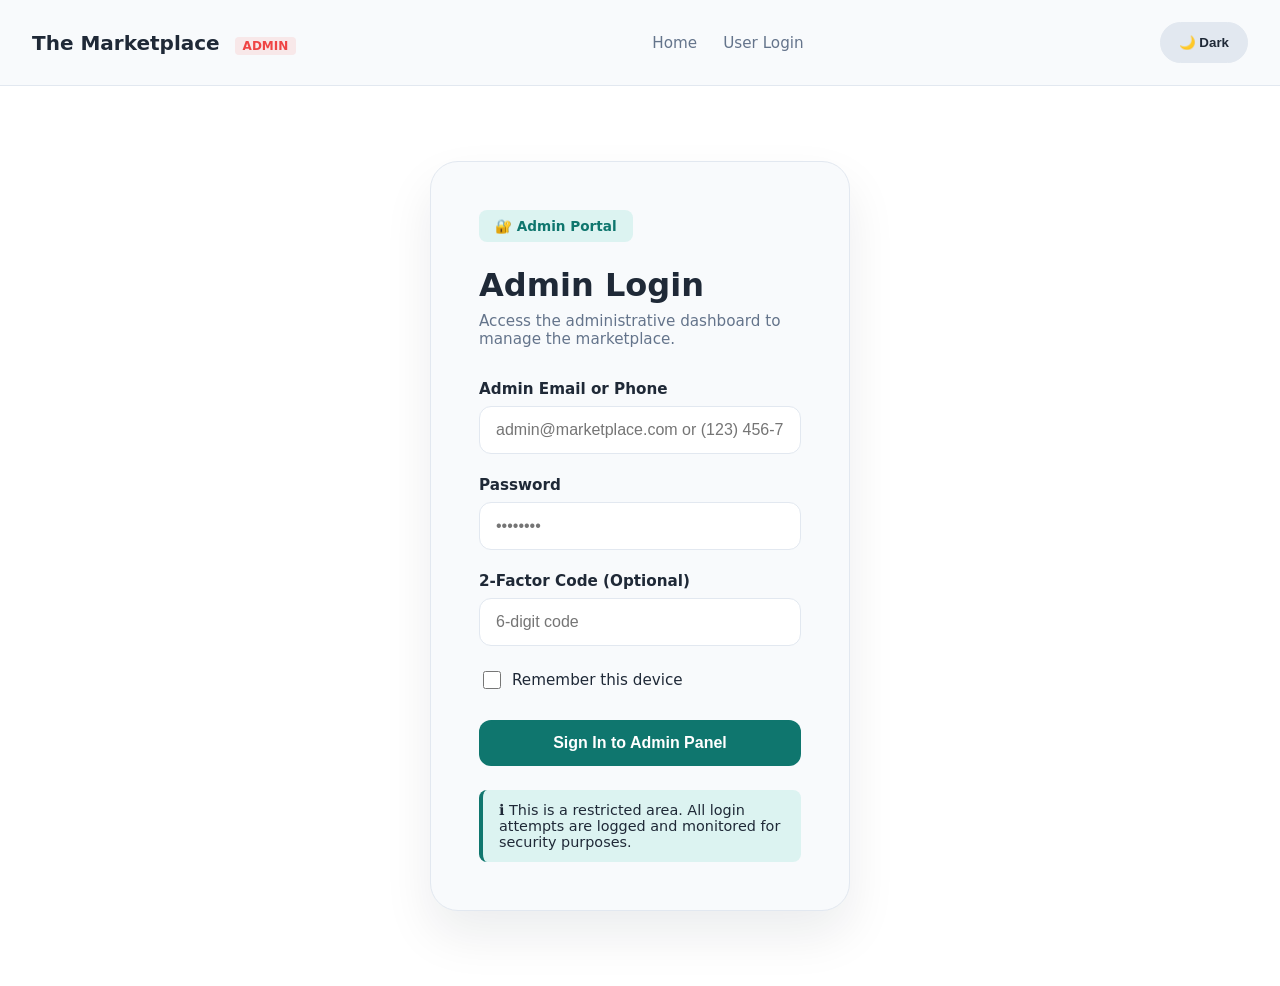
<file: admin-dashboard.html>
<!doctype html>
<html lang="en">
  <head>
    <meta charset="UTF-8" />
    <meta name="viewport" content="width=device-width, initial-scale=1.0" />
    <title>Admin Dashboard | The Marketplace</title>
    <meta
      name="description"
      content="Admin dashboard for managing The Marketplace."
    />
    <link rel="stylesheet" href="css/base.css" />
    <link
      rel="stylesheet"
      href="https://fonts.googleapis.com/css2?family=Material+Symbols+Outlined:opsz,wght,FILL,GRAD@20..48,100..700,0..1,-50..200&icon_names=arrow_forward,close,dark_mode,light_mode,menu"
    />

    <style>
      :root {
        --bg: #ffffff;
        --surface: #f8fafc;
        --surface-2: #e2e8f0;
        --primary: #0f766e;
        --primary-hover: #14b8a6;
        --primary-soft: rgba(20, 184, 166, 0.12);
        --accent: #f59e0b;
        --accent-hover: #fbbf24;
        --text: #1f2937;
        --text-muted: #64748b;
        --muted: var(--text-muted);
        --border: #e2e8f0;
        --shadow: 0 24px 50px rgba(15, 23, 42, 0.08);
        --success: #10b981;
        --warning: #f59e0b;
        --danger: #ef4444;
        --info: #3b82f6;
      }

      html[data-theme="dark"] {
        --bg: #0f172a;
        --surface: #1e293b;
        --surface-2: #334155;
        --primary: #14b8a6;
        --primary-hover: #2dd4bf;
        --primary-soft: rgba(20, 184, 166, 0.12);
        --accent: #f59e0b;
        --accent-hover: #fbbf24;
        --text: #f8fafc;
        --text-muted: #94a3b8;
        --muted: var(--text-muted);
        --border: #475569;
        --shadow: 0 24px 50px rgba(15, 23, 42, 0.08);
        --success: #10b981;
        --warning: #f59e0b;
        --danger: #ef4444;
        --info: #3b82f6;
      }

      * {
        box-sizing: border-box;
      }
      .material-symbols-outlined {
        cursor: pointer;
        color: var(--text);
        font-variation-settings:
          "FILL" 0,
          "wght" 500,
          "GRAD" 0,
          "opsz" 24;
      }
      body {
        margin: 0;
        font-family:
          Inter,
          system-ui,
          -apple-system,
          BlinkMacSystemFont,
          "Segoe UI",
          sans-serif;
        background: var(--bg);
        color: var(--text);
        min-height: 100vh;
      }

      a {
        color: inherit;
        text-decoration: none;
      }

      header {
        padding: 22px 32px;
        display: flex;
        align-items: center;
        justify-content: space-between;
        background: var(--surface);
        border-bottom: 1px solid var(--border);
      }

      .header-content {
        display: flex;
        align-items: center;
        gap: 24px;
        width: 100%;
      }

      .logo {
        font-weight: 800;
        font-size: 1.25rem;
      }

      .logo-admin {
        color: var(--danger);
        font-size: 0.75rem;
        font-weight: 700;
        margin-left: 8px;
        padding: 2px 8px;
        background: rgba(239, 68, 68, 0.1);
        border-radius: 4px;
      }

      .header-actions {
        display: flex;
        align-items: center;
        gap: 16px;
        margin-left: auto;
      }

      .theme-toggle {
        border: 1px solid var(--border);
        border-radius: 999px;
        padding: 10px 16px;
        background: var(--surface-2);
        color: var(--text);
        font-weight: 600;
        cursor: pointer;
        transition: transform 0.2s ease;
        font-size: 0.9rem;
      }

      .theme-toggle:hover {
        transform: translateY(-1px);
      }

      .user-info {
        display: flex;
        align-items: center;
        gap: 12px;
        padding: 0 16px;
        border-left: 1px solid var(--border);
      }

      .user-avatar {
        width: 36px;
        height: 36px;
        border-radius: 50%;
        background: var(--primary-soft);
        display: flex;
        align-items: center;
        justify-content: center;
        font-weight: 700;
        color: var(--primary);
      }

      .logout-btn {
        background: var(--danger);
        color: white;
        border: none;
        padding: 8px 16px;
        border-radius: 8px;
        font-weight: 600;
        cursor: pointer;
        font-size: 0.9rem;
        transition: background 0.2s ease;
      }

      .logout-btn:hover {
        background: #dc2626;
      }

      .container {
        max-width: 1400px;
        margin: 0 auto;
        padding: 40px 32px;
      }

      .page-header {
        margin-bottom: 40px;
      }

      .page-header h1 {
        margin: 0 0 8px;
        font-size: 2.2rem;
      }

      .page-header p {
        margin: 0;
        color: var(--muted);
        font-size: 1rem;
      }

      .stats-grid {
        display: grid;
        grid-template-columns: repeat(auto-fit, minmax(280px, 1fr));
        gap: 24px;
        margin-bottom: 40px;
      }

      .stat-card {
        background: var(--surface);
        border: 1px solid var(--border);
        border-radius: 16px;
        padding: 24px;
        box-shadow: 0 2px 8px rgba(0, 0, 0, 0.04);
        transition:
          transform 0.2s ease,
          box-shadow 0.2s ease;
      }

      .stat-card:hover {
        transform: translateY(-4px);
        box-shadow: 0 8px 16px rgba(0, 0, 0, 0.08);
      }

      .stat-label {
        color: var(--muted);
        font-size: 0.9rem;
        font-weight: 500;
        margin-bottom: 8px;
      }

      .stat-value {
        font-size: 2.2rem;
        font-weight: 700;
        margin-bottom: 12px;
      }

      .stat-trend {
        font-size: 0.85rem;
        font-weight: 600;
        display: inline-block;
        padding: 4px 8px;
        border-radius: 6px;
      }

      .stat-trend.up {
        background: rgba(16, 185, 129, 0.1);
        color: var(--success);
      }

      .stat-trend.down {
        background: rgba(239, 68, 68, 0.1);
        color: var(--danger);
      }

      .dashboard-grid {
        display: grid;
        grid-template-columns: 2fr 1fr;
        gap: 24px;
        margin-bottom: 24px;
      }

      .card {
        background: var(--surface);
        border: 1px solid var(--border);
        border-radius: 16px;
        padding: 24px;
        box-shadow: 0 2px 8px rgba(0, 0, 0, 0.04);
      }

      .card h2 {
        margin: 0 0 20px;
        font-size: 1.3rem;
      }

      .table-container {
        overflow-x: auto;
      }

      table {
        width: 100%;
        border-collapse: collapse;
      }

      thead {
        background: var(--surface-2);
      }

      th {
        text-align: left;
        padding: 12px;
        font-weight: 600;
        font-size: 0.9rem;
        color: var(--muted);
      }

      td {
        padding: 12px;
        border-bottom: 1px solid var(--border);
        font-size: 0.95rem;
      }

      tr:hover {
        background: var(--primary-soft);
      }

      .badge {
        display: inline-block;
        padding: 4px 12px;
        border-radius: 6px;
        font-size: 0.85rem;
        font-weight: 600;
      }

      .badge.active {
        background: rgba(16, 185, 129, 0.1);
        color: var(--success);
      }

      .badge.inactive {
        background: rgba(107, 114, 128, 0.1);
        color: var(--muted);
      }

      .badge.pending {
        background: rgba(245, 158, 11, 0.1);
        color: var(--warning);
      }

      .actions {
        display: flex;
        gap: 8px;
      }

      .action-btn {
        padding: 6px 12px;
        border: 1px solid var(--border);
        border-radius: 6px;
        background: transparent;
        color: var(--text);
        cursor: pointer;
        font-size: 0.85rem;
        font-weight: 600;
        transition: background 0.2s ease;
      }

      .action-btn:hover {
        background: var(--surface-2);
      }

      .action-btn.delete:hover {
        background: rgba(239, 68, 68, 0.1);
        color: var(--danger);
      }

      .activity-item {
        display: flex;
        gap: 16px;
        padding: 12px 0;
        border-bottom: 1px solid var(--border);
      }

      .activity-item:last-child {
        border-bottom: none;
      }

      .activity-icon {
        width: 40px;
        height: 40px;
        border-radius: 50%;
        display: flex;
        align-items: center;
        justify-content: center;
        font-size: 1.2rem;
        flex-shrink: 0;
      }

      .activity-icon.success {
        background: rgba(16, 185, 129, 0.1);
      }

      .activity-icon.warning {
        background: rgba(245, 158, 11, 0.1);
      }

      .activity-text {
        flex: 1;
      }

      .activity-text p {
        margin: 0;
        font-weight: 500;
      }

      .activity-time {
        color: var(--muted);
        font-size: 0.85rem;
      }

      @media (max-width: 1024px) {
        .dashboard-grid {
          grid-template-columns: 1fr;
        }
      }

      @media (max-width: 768px) {
        body {
          overflow-x: hidden;
        }

        header {
          padding: 18px 20px;
        }

        .container {
          padding: 24px 20px 32px;
        }

        .stats-grid {
          grid-template-columns: 1fr;
        }

        .header-content {
          flex-direction: column;
          gap: 12px;
          align-items: stretch;
        }

        .header-actions {
          width: 100%;
          justify-content: space-between;
          margin-left: 0;
          flex-wrap: wrap;
        }

        .user-info {
          border-left: none;
          border-top: 1px solid var(--border);
          padding: 12px 0 0;
          width: 100%;
          justify-content: space-between;
        }

        .logout-btn {
          width: 100%;
          margin-top: 8px;
        }

        .page-header {
          margin-bottom: 24px;
        }

        .page-header h1 {
          font-size: 1.8rem;
        }

        .dashboard-grid {
          grid-template-columns: 1fr;
        }

        .card,
        .stat-card {
          padding: 20px;
          border-radius: 14px;
        }

        table {
          font-size: 0.85rem;
        }

        th,
        td {
          padding: 8px;
        }
      }

      @media (max-width: 480px) {
        .header-actions {
          flex-direction: column;
          align-items: stretch;
        }

        .theme-toggle {
          width: 100%;
        }

        .user-info {
          flex-direction: column;
          align-items: flex-start;
        }
      }
    </style>
  </head>
  <body>
    <header>
      <div class="header-content">
        <a class="logo" href="#">
          <span class="logo-full">The Marketplace </span>
          <span class="logo-abbr">TM</span>
        </a>
        <div class="header-actions">
          <button
            class="theme-toggle button material-symbols-outlined"
            type="button"
          >
            dark_mode
          </button>
          <div class="user-info">
            <div class="user-avatar" id="user-avatar">A</div>
            <div>
              <div style="font-weight: 600">Admin User</div>
              <div
                style="font-size: 0.85rem; color: var(--muted)"
                id="admin-email-display"
              >
                admin@marketplace.com
              </div>
            </div>
            <button class="logout-btn" id="logout-btn">Logout</button>
          </div>
        </div>
      </div>
    </header>

    <main class="container">
      <!-- Page Header -->
      <div class="page-header">
        <h1>Dashboard</h1>
        <p>
          Welcome to The Marketplace Admin Panel. Here's an overview of your
          marketplace.
        </p>
      </div>

      <!-- Statistics Grid -->
      <div class="stats-grid">
        <div class="stat-card">
          <div class="stat-label">Total Listings</div>
          <div class="stat-value">2,847</div>
          <span class="stat-trend up">↑ 12.5% this month</span>
        </div>
        <div class="stat-card">
          <div class="stat-label">Active Users</div>
          <div class="stat-value">1,234</div>
          <span class="stat-trend up">↑ 8.2% this month</span>
        </div>
        <div class="stat-card">
          <div class="stat-label">Pending Listings</div>
          <div class="stat-value">42</div>
          <span class="stat-trend down">↓ 5 from yesterday</span>
        </div>
        <div class="stat-card">
          <div class="stat-label">Revenue</div>
          <div class="stat-value">$24,580</div>
          <span class="stat-trend up">↑ 18.7% this month</span>
        </div>
      </div>

      <!-- Main Dashboard Grid -->
      <div class="dashboard-grid">
        <!-- Recent Listings -->
        <div class="card">
          <h2>Recent Listings</h2>
          <div class="table-container">
            <table>
              <thead>
                <tr>
                  <th>Title</th>
                  <th>Seller</th>
                  <th>Status</th>
                  <th>Posted</th>
                  <th>Actions</th>
                </tr>
              </thead>
              <tbody>
                <tr>
                  <td>Vintage Leather Sofa</td>
                  <td>John Smith</td>
                  <td><span class="badge active">Active</span></td>
                  <td>2 hours ago</td>
                  <td>
                    <div class="actions">
                      <button class="action-btn">View</button>
                      <button class="action-btn delete">Delete</button>
                    </div>
                  </td>
                </tr>
                <tr>
                  <td>iPhone 14 Pro Max</td>
                  <td>Sarah Johnson</td>
                  <td><span class="badge pending">Pending</span></td>
                  <td>1 day ago</td>
                  <td>
                    <div class="actions">
                      <button class="action-btn">Review</button>
                      <button class="action-btn delete">Reject</button>
                    </div>
                  </td>
                </tr>
                <tr>
                  <td>Mountain Bike</td>
                  <td>Mike Davis</td>
                  <td><span class="badge active">Active</span></td>
                  <td>3 days ago</td>
                  <td>
                    <div class="actions">
                      <button class="action-btn">View</button>
                      <button class="action-btn delete">Delete</button>
                    </div>
                  </td>
                </tr>
                <tr>
                  <td>Apartment Rental</td>
                  <td>Emily Brown</td>
                  <td><span class="badge inactive">Inactive</span></td>
                  <td>1 week ago</td>
                  <td>
                    <div class="actions">
                      <button class="action-btn">View</button>
                      <button class="action-btn delete">Delete</button>
                    </div>
                  </td>
                </tr>
              </tbody>
            </table>
          </div>
        </div>

        <!-- Activity Feed -->
        <div class="card">
          <h2>Recent Activity</h2>
          <div class="activity-item">
            <div class="activity-icon success">📝</div>
            <div class="activity-text">
              <p>New listing posted</p>
              <div class="activity-time">5 minutes ago</div>
            </div>
          </div>
          <div class="activity-item">
            <div class="activity-icon success">👤</div>
            <div class="activity-text">
              <p>New user registered</p>
              <div class="activity-time">32 minutes ago</div>
            </div>
          </div>
          <div class="activity-item">
            <div class="activity-icon warning">⚠️</div>
            <div class="activity-text">
              <p>Flagged content reported</p>
              <div class="activity-time">1 hour ago</div>
            </div>
          </div>
          <div class="activity-item">
            <div class="activity-icon success">💰</div>
            <div class="activity-text">
              <p>Payment processed</p>
              <div class="activity-time">2 hours ago</div>
            </div>
          </div>
          <div class="activity-item">
            <div class="activity-icon warning">⚠️</div>
            <div class="activity-text">
              <p>Suspicious activity detected</p>
              <div class="activity-time">3 hours ago</div>
            </div>
          </div>
        </div>
      </div>

      <!-- Users Management -->
      <div class="card" style="margin-top: 24px">
        <h2>User Management</h2>
        <div class="table-container">
          <table>
            <thead>
              <tr>
                <th>User Name</th>
                <th>Email</th>
                <th>Join Date</th>
                <th>Listings</th>
                <th>Status</th>
                <th>Actions</th>
              </tr>
            </thead>
            <tbody>
              <tr>
                <td>John Smith</td>
                <td>john@example.com</td>
                <td>Jan 15, 2024</td>
                <td>5</td>
                <td><span class="badge active">Active</span></td>
                <td>
                  <div class="actions">
                    <button class="action-btn">Edit</button>
                    <button class="action-btn">Ban</button>
                  </div>
                </td>
              </tr>
              <tr>
                <td>Sarah Johnson</td>
                <td>sarah@example.com</td>
                <td>Feb 3, 2024</td>
                <td>8</td>
                <td><span class="badge active">Active</span></td>
                <td>
                  <div class="actions">
                    <button class="action-btn">Edit</button>
                    <button class="action-btn">Ban</button>
                  </div>
                </td>
              </tr>
              <tr>
                <td>Mike Davis</td>
                <td>mike@example.com</td>
                <td>Dec 10, 2023</td>
                <td>3</td>
                <td><span class="badge inactive">Inactive</span></td>
                <td>
                  <div class="actions">
                    <button class="action-btn">Edit</button>
                    <button class="action-btn delete">Remove</button>
                  </div>
                </td>
              </tr>
            </tbody>
          </table>
        </div>
      </div>
    </main>

    <script>
      // Check if user is logged in
      function checkAdminAuth() {
        if (localStorage.getItem("admin-logged-in") !== "true") {
          window.location.href = "admin-login.html";
          return;
        }

        // Display admin email
        const adminEmail =
          localStorage.getItem("admin-email") || "admin@marketplace.com";
        document.getElementById("admin-email-display").textContent = adminEmail;
        document.getElementById("user-avatar").textContent = adminEmail
          .charAt(0)
          .toUpperCase();
      }

      // Theme toggle
      (function () {
        const root = document.documentElement;
        const button = document.querySelector(".theme-toggle");
        const savedTheme = localStorage.getItem("theme");
        const preferred =
          savedTheme ||
          (window.matchMedia("(prefers-color-scheme: dark)").matches
            ? "dark"
            : "light");
        const setTheme = (theme) => {
          root.dataset.theme = theme;
          localStorage.setItem("theme", theme);
          if (!button) return;
          button.textContent = theme === "dark" ? "light_mode" : "dark_mode";
          button.setAttribute(
            "aria-label",
            `Switch to ${theme === "dark" ? "light" : "dark"} mode`,
          );
        };
        setTheme(preferred);
        if (button) {
          button.addEventListener("click", function () {
            setTheme(root.dataset.theme === "dark" ? "light" : "dark");
          });
        }
      })();

      // Logout functionality
      document.getElementById("logout-btn").addEventListener("click", () => {
        localStorage.removeItem("admin-logged-in");
        localStorage.removeItem("admin-email");
        window.location.href = "admin-login.html";
      });

      // Button interactions
      document.querySelectorAll(".action-btn").forEach((btn) => {
        btn.addEventListener("click", (e) => {
          e.preventDefault();
          const action = btn.textContent.trim();
          const row = btn.closest("tr");
          if (
            action === "Delete" ||
            action === "Reject" ||
            action === "Remove"
          ) {
            alert(`Deleted: ${row.cells[0].textContent}`);
            row.remove();
          } else {
            alert(`${action} action on: ${row.cells[0].textContent}`);
          }
        });
      });

      // Initialize
      checkAdminAuth();
    </script>
  </body>
</html>
</file>
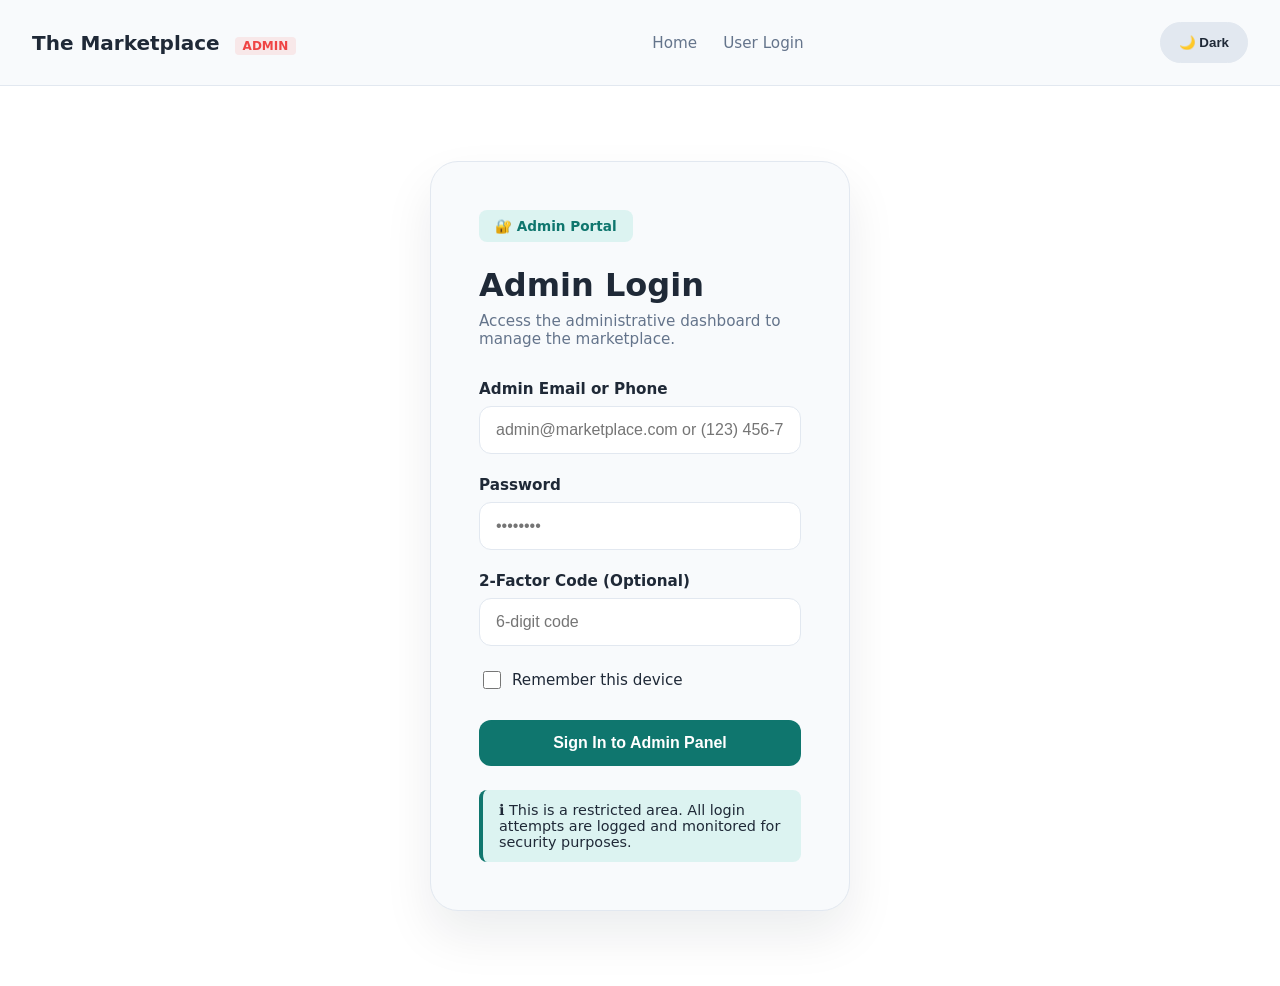
<file: admin-login.html>
<!doctype html>
<html lang="en">
  <head>
    <meta charset="UTF-8" />
    <meta name="viewport" content="width=device-width, initial-scale=1.0" />
    <title>Admin Login | The Marketplace</title>
    <meta
      name="description"
      content="Admin login for The Marketplace management dashboard."
    />
    <style>
      :root {
        --bg: #ffffff;
        --surface: #f8fafc;
        --surface-2: #e2e8f0;
        --primary: #0f766e;
        --primary-hover: #14b8a6;
        --primary-soft: rgba(20, 184, 166, 0.12);
        --accent: #f59e0b;
        --accent-hover: #fbbf24;
        --text: #1f2937;
        --text-muted: #64748b;
        --muted: var(--text-muted);
        --border: #e2e8f0;
        --shadow: 0 24px 50px rgba(15, 23, 42, 0.08);
        --danger: #ef4444;
        --danger-hover: #dc2626;
      }

      html[data-theme="dark"] {
        --bg: #0f172a;
        --surface: #1e293b;
        --surface-2: #334155;
        --primary: #14b8a6;
        --primary-hover: #2dd4bf;
        --primary-soft: rgba(20, 184, 166, 0.12);
        --accent: #f59e0b;
        --accent-hover: #fbbf24;
        --text: #f8fafc;
        --text-muted: #94a3b8;
        --muted: var(--text-muted);
        --border: #475569;
        --shadow: 0 24px 50px rgba(15, 23, 42, 0.08);
        --danger: #ef4444;
        --danger-hover: #dc2626;
      }

      * {
        box-sizing: border-box;
      }

      body {
        margin: 0;
        font-family:
          Inter,
          system-ui,
          -apple-system,
          BlinkMacSystemFont,
          "Segoe UI",
          sans-serif;
        background: var(--bg);
        color: var(--text);
        min-height: 100vh;
      }

      a {
        color: inherit;
        text-decoration: none;
      }

      header {
        padding: 22px 32px;
        display: flex;
        align-items: center;
        justify-content: space-between;
        background: var(--surface);
        position: sticky;
        top: 0;
        z-index: 10;
        backdrop-filter: blur(10px);
        border-bottom: 1px solid var(--border);
      }

      .logo {
        font-weight: 800;
        font-size: 1.25rem;
      }

      .logo-admin {
        color: var(--danger);
        font-size: 0.75rem;
        font-weight: 700;
        margin-left: 8px;
        padding: 2px 8px;
        background: rgba(239, 68, 68, 0.1);
        border-radius: 4px;
      }

      .nav-links {
        display: flex;
        gap: 18px;
        flex-wrap: wrap;
        align-items: center;
      }

      .nav-links a {
        color: var(--muted);
        font-weight: 500;
      }

      .nav-links a:nth-last-child(-n + 2) {
        font-size: 0.95rem;
        padding: 4px 4px;
      }

      .theme-toggle {
        border: 1px solid var(--border);
        border-radius: 999px;
        padding: 12px 18px;
        background: var(--surface-2);
        color: var(--text);
        font-weight: 600;
        cursor: pointer;
        transition:
          transform 0.2s ease,
          background 0.2s ease;
      }

      .theme-toggle:hover {
        transform: translateY(-1px);
        background: var(--surface);
      }

      .login-container {
        min-height: 100vh;
        display: flex;
        align-items: center;
        justify-content: center;
        padding: 32px;
      }

      .admin-card {
        background: var(--surface);
        border: 1px solid var(--border);
        border-radius: 28px;
        padding: 48px;
        box-shadow: var(--shadow);
        max-width: 420px;
        width: 100%;
      }

      .admin-badge {
        display: inline-block;
        background: var(--primary-soft);
        color: var(--primary);
        padding: 8px 16px;
        border-radius: 8px;
        font-weight: 600;
        font-size: 0.85rem;
        margin-bottom: 24px;
      }

      .admin-card h1 {
        margin: 0 0 8px;
        font-size: 2rem;
      }

      .admin-card p {
        margin: 0 0 32px;
        color: var(--muted);
        font-size: 0.95rem;
      }

      .form-group {
        margin-bottom: 22px;
      }

      .admin-card label {
        display: block;
        margin-bottom: 8px;
        font-weight: 600;
        color: var(--text);
        font-size: 0.95rem;
      }

      .admin-card input {
        width: 100%;
        border: 1px solid var(--border);
        border-radius: 12px;
        padding: 14px 16px;
        font-size: 1rem;
        background: var(--bg);
        color: var(--text);
        outline: none;
        transition: border-color 0.2s ease;
      }

      .admin-card input:focus {
        border-color: var(--primary);
      }

      .checkbox-group {
        display: flex;
        align-items: center;
        gap: 8px;
        margin-bottom: 28px;
      }

      .checkbox-group input[type="checkbox"] {
        width: 18px;
        height: 18px;
        cursor: pointer;
      }

      .checkbox-group label {
        margin: 0;
        font-weight: 500;
        cursor: pointer;
        font-size: 0.95rem;
      }

      .admin-card button {
        width: 100%;
        padding: 14px;
        border: none;
        border-radius: 12px;
        background: var(--primary);
        color: #fff;
        font-weight: 700;
        font-size: 1rem;
        cursor: pointer;
        transition:
          background 0.2s ease,
          transform 0.1s ease;
      }

      .admin-card button:hover {
        background: var(--primary-hover);
        transform: translateY(-2px);
      }

      .admin-card button:active {
        transform: translateY(0);
      }

      .error-message {
        color: var(--danger);
        font-size: 0.9rem;
        margin-top: 8px;
        display: none;
      }

      .error-message.show {
        display: block;
      }

      .security-note {
        background: var(--primary-soft);
        border-left: 4px solid var(--primary);
        padding: 12px 16px;
        border-radius: 8px;
        font-size: 0.9rem;
        margin-top: 24px;
        color: var(--text);
      }

      @media (max-width: 480px) {
        body {
          overflow-x: hidden;
        }

        header {
          padding: 18px 20px;
        }

        .login-container {
          padding: 20px;
        }

        .admin-card {
          padding: 28px 20px;
        }

        .admin-card h1 {
          font-size: 1.6rem;
        }

        .nav-links {
          flex-direction: column;
          align-items: flex-start;
        }

        .checkbox-group {
          align-items: flex-start;
        }
      }
    </style>
  </head>
  <body>
    <header>
      <a class="logo" href="index.html"
        >The Marketplace <span class="logo-admin">ADMIN</span></a
      >
      <nav class="nav-links">
        <a href="index.html">Home</a>
        <a href="sign-in.html">User Login</a>
      </nav>
      <button class="theme-toggle" type="button">🌙 Dark</button>
    </header>

    <main class="login-container">
      <div class="admin-card">
        <div class="admin-badge">🔐 Admin Portal</div>
        <h1>Admin Login</h1>
        <p>Access the administrative dashboard to manage the marketplace.</p>

        <form id="admin-login-form">
          <div class="form-group">
            <label for="admin-email">Admin Email or Phone</label>
            <input
              type="text"
              id="admin-email"
              name="email"
              placeholder="admin@marketplace.com or (123) 456-7890"
              required
            />
            <div class="error-message" id="email-error"></div>
          </div>

          <div class="form-group">
            <label for="admin-password">Password</label>
            <input
              type="password"
              id="admin-password"
              name="password"
              placeholder="••••••••"
              required
            />
            <div class="error-message" id="password-error"></div>
          </div>

          <div class="form-group">
            <label for="admin-code">2-Factor Code (Optional)</label>
            <input
              type="text"
              id="admin-code"
              name="code"
              placeholder="6-digit code"
              maxlength="6"
            />
          </div>

          <div class="checkbox-group">
            <input type="checkbox" id="remember-admin" name="remember" />
            <label for="remember-admin">Remember this device</label>
          </div>

          <button type="submit">Sign In to Admin Panel</button>

          <div class="security-note">
            ℹ️ This is a restricted area. All login attempts are logged and
            monitored for security purposes.
          </div>
        </form>
      </div>
    </main>

    <script>
      // Theme toggle
      const themeToggle = document.querySelector(".theme-toggle");
      const html = document.documentElement;

      const savedTheme = localStorage.getItem("theme") || "light";
      if (savedTheme === "dark") {
        html.setAttribute("data-theme", "dark");
        themeToggle.textContent = "☀️ Light";
      }

      themeToggle.addEventListener("click", () => {
        const currentTheme = html.getAttribute("data-theme") || "light";
        const newTheme = currentTheme === "light" ? "dark" : "light";
        html.setAttribute("data-theme", newTheme);
        localStorage.setItem("theme", newTheme);
        themeToggle.textContent = newTheme === "dark" ? "☀️ Light" : "🌙 Dark";
      });

      // Form handling
      const loginForm = document.getElementById("admin-login-form");
      const adminEmail = document.getElementById("admin-email");
      const adminPassword = document.getElementById("admin-password");

      // Helper function to validate email
      const isValidEmail = (email) => {
        return /^[^\s@]+@[^\s@]+\.[^\s@]+$/.test(email);
      };

      // Helper function to validate phone number
      const isValidPhone = (phone) => {
        return (
          /^[\d\s\-\(\)\+]{10,}$/.test(phone.replace(/\s/g, "")) &&
          /\d/.test(phone)
        );
      };

      loginForm.addEventListener("submit", (e) => {
        e.preventDefault();

        // Clear previous errors
        document.getElementById("email-error").classList.remove("show");
        document.getElementById("password-error").classList.remove("show");

        let hasError = false;

        const input = adminEmail.value.trim();

        // Validate email or phone
        if (!isValidEmail(input) && !isValidPhone(input)) {
          document.getElementById("email-error").textContent =
            "Please enter a valid email address or phone number";
          document.getElementById("email-error").classList.add("show");
          hasError = true;
        }

        // Validate password
        if (adminPassword.value.length < 8) {
          document.getElementById("password-error").textContent =
            "Password must be at least 8 characters";
          document.getElementById("password-error").classList.add("show");
          hasError = true;
        }

        if (!hasError) {
          // In a real application, you would send credentials to a secure server
          // For demo purposes, we'll redirect to dashboard
          localStorage.setItem("admin-logged-in", "true");
          localStorage.setItem("admin-email", input);
          window.location.href = "admin-dashboard.html";
        }
      });

      // Remember device functionality
      const rememberCheckbox = document.getElementById("remember-admin");
      if (localStorage.getItem("admin-remember") === "true") {
        rememberCheckbox.checked = true;
        if (localStorage.getItem("admin-email")) {
          adminEmail.value = localStorage.getItem("admin-email");
        }
      }

      rememberCheckbox.addEventListener("change", (e) => {
        if (e.target.checked) {
          localStorage.setItem("admin-remember", "true");
          localStorage.setItem("admin-email", adminEmail.value);
        } else {
          localStorage.removeItem("admin-remember");
          localStorage.removeItem("admin-email");
        }
      });
    </script>
  </body>
</html>
</file>
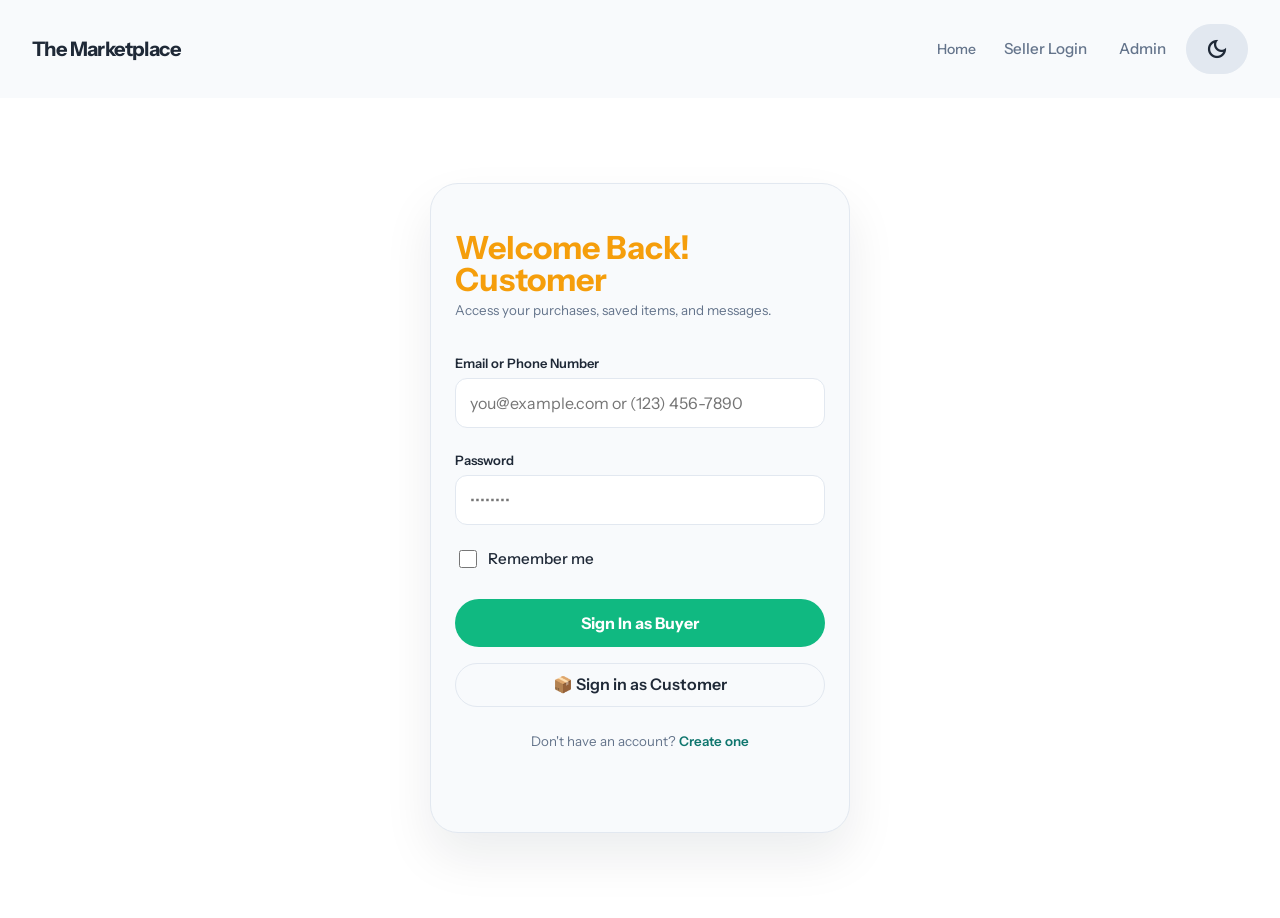
<file: buyer-dashboard.html>
<!DOCTYPE html>
<html lang="en">
<head>
  <meta charset="UTF-8" />
  <meta name="viewport" content="width=device-width, initial-scale=1.0" />
  <title>Buyer Dashboard | The Marketplace</title>
  <meta name="description" content="Manage your purchases and saved items." />
  <style>
    :root {
      --bg: #FFFFFF;
      --surface: #F8FAFC;
      --surface-2: #E2E8F0;
      --primary: #0F766E;
      --primary-hover: #14B8A6;
      --primary-soft: rgba(20, 184, 166, 0.12);
      --accent: #F59E0B;
      --accent-hover: #FBBF24;
      --text: #1F2937;
      --text-muted: #64748B;
      --muted: var(--text-muted);
      --border: #E2E8F0;
      --shadow: 0 24px 50px rgba(15, 23, 42, 0.08);
      --buyer: #3B82F6;
      --success: #10B981;
      --warning: #F59E0B;
      --danger: #EF4444;
    }

    html[data-theme="dark"] {
      --bg: #0F172A;
      --surface: #1E293B;
      --surface-2: #334155;
      --primary: #14B8A6;
      --primary-hover: #2DD4BF;
      --primary-soft: rgba(20, 184, 166, 0.12);
      --accent: #F59E0B;
      --accent-hover: #FBBF24;
      --text: #F8FAFC;
      --text-muted: #94A3B8;
      --muted: var(--text-muted);
      --border: #475569;
      --shadow: 0 24px 50px rgba(15, 23, 42, 0.08);
      --buyer: #3B82F6;
      --success: #10B981;
      --warning: #F59E0B;
      --danger: #EF4444;
    }

    * {
      box-sizing: border-box;
    }

    body {
      margin: 0;
      font-family: Inter, system-ui, -apple-system, BlinkMacSystemFont, "Segoe UI", sans-serif;
      background: var(--bg);
      color: var(--text);
      min-height: 100vh;
    }

    a {
      color: inherit;
      text-decoration: none;
    }

    header {
      padding: 22px 32px;
      display: flex;
      align-items: center;
      justify-content: space-between;
      background: var(--surface);
      border-bottom: 1px solid var(--border);
    }

    .header-content {
      display: flex;
      align-items: center;
      gap: 24px;
      width: 100%;
    }

    .logo {
      font-weight: 800;
      font-size: 1.25rem;
    }

    .logo-badge {
      display: inline-block;
      background: rgba(59, 130, 246, 0.1);
      color: var(--buyer);
      padding: 2px 8px;
      border-radius: 4px;
      font-size: 0.75rem;
      font-weight: 700;
      margin-left: 8px;
    }

    .header-actions {
      display: flex;
      align-items: center;
      gap: 16px;
      margin-left: auto;
    }

    .theme-toggle {
      border: 1px solid var(--border);
      border-radius: 999px;
      padding: 10px 16px;
      background: var(--surface-2);
      color: var(--text);
      font-weight: 600;
      cursor: pointer;
      transition: transform 0.2s ease;
      font-size: 0.9rem;
    }

    .theme-toggle:hover {
      transform: translateY(-1px);
    }

    .user-info {
      display: flex;
      align-items: center;
      gap: 12px;
      padding: 0 16px;
      border-left: 1px solid var(--border);
    }

    .user-avatar {
      width: 36px;
      height: 36px;
      border-radius: 50%;
      background: rgba(59, 130, 246, 0.1);
      display: flex;
      align-items: center;
      justify-content: center;
      font-weight: 700;
      color: var(--buyer);
    }

    .logout-btn {
      background: var(--danger);
      color: white;
      border: none;
      padding: 8px 16px;
      border-radius: 8px;
      font-weight: 600;
      cursor: pointer;
      font-size: 0.9rem;
      transition: background 0.2s ease;
    }

    .logout-btn:hover {
      background: #DC2626;
    }

    .container {
      max-width: 1200px;
      margin: 0 auto;
      padding: 40px 32px;
    }

    .page-header {
      margin-bottom: 40px;
    }

    .page-header h1 {
      margin: 0 0 8px;
      font-size: 2.2rem;
    }

    .page-header p {
      margin: 0;
      color: var(--muted);
      font-size: 1rem;
    }

    .stats-grid {
      display: grid;
      grid-template-columns: repeat(auto-fit, minmax(240px, 1fr));
      gap: 24px;
      margin-bottom: 40px;
    }

    .stat-card {
      background: var(--surface);
      border: 1px solid var(--border);
      border-radius: 16px;
      padding: 24px;
      box-shadow: 0 2px 8px rgba(0, 0, 0, 0.04);
      transition: transform 0.2s ease, box-shadow 0.2s ease;
    }

    .stat-card:hover {
      transform: translateY(-4px);
      box-shadow: 0 8px 16px rgba(0, 0, 0, 0.08);
    }

    .stat-label {
      color: var(--muted);
      font-size: 0.9rem;
      font-weight: 500;
      margin-bottom: 8px;
    }

    .stat-value {
      font-size: 2.2rem;
      font-weight: 700;
      margin-bottom: 12px;
    }

    .stat-trend {
      font-size: 0.85rem;
      font-weight: 600;
      display: inline-block;
      padding: 4px 8px;
      border-radius: 6px;
      background: rgba(59, 130, 246, 0.1);
      color: var(--buyer);
    }

    .dashboard-grid {
      display: grid;
      grid-template-columns: 2fr 1fr;
      gap: 24px;
      margin-bottom: 24px;
    }

    .card {
      background: var(--surface);
      border: 1px solid var(--border);
      border-radius: 16px;
      padding: 24px;
      box-shadow: 0 2px 8px rgba(0, 0, 0, 0.04);
    }

    .card h2 {
      margin: 0 0 20px;
      font-size: 1.3rem;
      display: flex;
      justify-content: space-between;
      align-items: center;
    }

    .card-action {
      font-size: 0.9rem;
      padding: 8px 16px;
      background: var(--buyer);
      color: white;
      border: none;
      border-radius: 8px;
      cursor: pointer;
      font-weight: 600;
    }

    .card-action:hover {
      background: #2563EB;
    }

    .item-list {
      display: flex;
      flex-direction: column;
      gap: 12px;
    }

    .item {
      display: flex;
      gap: 12px;
      padding: 12px;
      background: var(--surface-2);
      border-radius: 8px;
      align-items: center;
    }

    .item-thumb {
      width: 60px;
      height: 60px;
      background: var(--primary-soft);
      border-radius: 8px;
      display: flex;
      align-items: center;
      justify-content: center;
      font-size: 1.5rem;
      flex-shrink: 0;
    }

    .item-info {
      flex: 1;
    }

    .item-title {
      font-weight: 600;
      margin-bottom: 4px;
    }

    .item-price {
      color: var(--muted);
      font-size: 0.85rem;
    }

    .item-actions {
      display: flex;
      gap: 8px;
    }

    .item-action {
      padding: 4px 8px;
      border: 1px solid var(--border);
      background: transparent;
      border-radius: 4px;
      cursor: pointer;
      font-size: 0.8rem;
      transition: background 0.2s ease;
    }

    .item-action:hover {
      background: var(--surface-2);
    }

    .table-container {
      overflow-x: auto;
    }

    table {
      width: 100%;
      border-collapse: collapse;
    }

    thead {
      background: var(--surface-2);
    }

    th {
      text-align: left;
      padding: 12px;
      font-weight: 600;
      font-size: 0.9rem;
      color: var(--muted);
    }

    td {
      padding: 12px;
      border-bottom: 1px solid var(--border);
      font-size: 0.95rem;
    }

    .badge {
      display: inline-block;
      padding: 4px 12px;
      border-radius: 6px;
      font-size: 0.85rem;
      font-weight: 600;
    }

    .badge.completed {
      background: rgba(16, 185, 129, 0.1);
      color: var(--success);
    }

    .badge.pending {
      background: rgba(245, 158, 11, 0.1);
      color: var(--warning);
    }

    .badge.saved {
      background: rgba(59, 130, 246, 0.1);
      color: var(--buyer);
    }

    @media (max-width: 1024px) {
      .dashboard-grid {
        grid-template-columns: 1fr;
      }
    }

    @media (max-width: 768px) {
      body {
        overflow-x: hidden;
      }

      header {
        padding: 18px 20px;
      }

      .container {
        padding: 24px 20px 32px;
      }

      .stats-grid {
        grid-template-columns: 1fr;
      }

      .header-content {
        flex-direction: column;
        gap: 12px;
        align-items: stretch;
      }

      .header-actions {
        width: 100%;
        justify-content: space-between;
        margin-left: 0;
        flex-wrap: wrap;
      }

      .user-info {
        border-left: none;
        border-top: 1px solid var(--border);
        padding: 12px 0 0;
        width: 100%;
        justify-content: space-between;
      }

      .logout-btn {
        width: 100%;
        margin-top: 8px;
      }

      .page-header h1 {
        font-size: 1.8rem;
      }

      .dashboard-grid {
        grid-template-columns: 1fr;
      }

      .card,
      .stat-card {
        padding: 20px;
        border-radius: 14px;
      }

      .item {
        flex-direction: column;
        align-items: flex-start;
      }

      .item-actions {
        width: 100%;
      }

      .item-action {
        flex: 1;
        text-align: center;
      }
    }

    @media (max-width: 480px) {
      .header-actions {
        flex-direction: column;
        align-items: stretch;
      }

      .theme-toggle {
        width: 100%;
      }
    }
  </style>
</head>
<body>
  <header>
    <div class="header-content">
      <a class="logo" href="index.html">The Marketplace <span class="logo-badge">BUYER</span></a>
      <div class="header-actions">
        <button class="theme-toggle" type="button">🌙 Dark</button>
        <div class="user-info">
          <div class="user-avatar" id="user-avatar">B</div>
          <div>
            <div style="font-weight: 600;" id="user-name">Buyer</div>
            <div style="font-size: 0.85rem; color: var(--muted);" id="user-email">buyer@example.com</div>
          </div>
          <button class="logout-btn" id="logout-btn">Logout</button>
        </div>
      </div>
    </div>
  </header>

  <main class="container">
    <div class="page-header">
      <h1>My Purchases</h1>
      <p>Track your orders, saved items, and communications with sellers.</p>
    </div>

    <div class="stats-grid">
      <div class="stat-card">
        <div class="stat-label">Total Purchases</div>
        <div class="stat-value">12</div>
        <span class="stat-trend">💰 $2,450 spent</span>
      </div>
      <div class="stat-card">
        <div class="stat-label">Saved Items</div>
        <div class="stat-value">24</div>
        <span class="stat-trend">🛍️ Ready to buy</span>
      </div>
      <div class="stat-card">
        <div class="stat-label">Active Offers</div>
        <div class="stat-value">3</div>
        <span class="stat-trend">⏳ Awaiting response</span>
      </div>
      <div class="stat-card">
        <div class="stat-label">Rating</div>
        <div class="stat-value">4.9★</div>
        <span class="stat-trend">👍 28 reviews</span>
      </div>
    </div>

    <div class="dashboard-grid">
      <div class="card">
        <h2>
          Recent Purchases
          <a href="index.html" class="card-action">Browse More</a>
        </h2>
        <div class="table-container">
          <table>
            <thead>
              <tr>
                <th>Item</th>
                <th>Price</th>
                <th>Date</th>
                <th>Status</th>
              </tr>
            </thead>
            <tbody>
              <tr>
                <td>Vintage Leather Sofa</td>
                <td>$350</td>
                <td>Jun 1, 2026</td>
                <td><span class="badge completed">Completed</span></td>
              </tr>
              <tr>
                <td>Mountain Bike</td>
                <td>$450</td>
                <td>May 28, 2026</td>
                <td><span class="badge completed">Completed</span></td>
              </tr>
              <tr>
                <td>Laptop (Used)</td>
                <td>$600</td>
                <td>May 25, 2026</td>
                <td><span class="badge completed">Completed</span></td>
              </tr>
              <tr>
                <td>Garden Tools Set</td>
                <td>$80</td>
                <td>May 20, 2026</td>
                <td><span class="badge pending">In Transit</span></td>
              </tr>
            </tbody>
          </table>
        </div>
      </div>

      <div class="card">
        <h2>Messages</h2>
        <div class="item-list">
          <div class="item">
            <div class="item-thumb">👤</div>
            <div class="item-info">
              <div class="item-title">John Smith</div>
              <div class="item-price">Regarding: Mountain Bike</div>
            </div>
          </div>
          <div class="item">
            <div class="item-thumb">👤</div>
            <div class="item-info">
              <div class="item-title">Sarah Johnson</div>
              <div class="item-price">Regarding: Laptop</div>
            </div>
          </div>
          <div class="item">
            <div class="item-thumb">👤</div>
            <div class="item-info">
              <div class="item-title">Mike Davis</div>
              <div class="item-price">Regarding: Sofa</div>
            </div>
          </div>
        </div>
      </div>
    </div>

    <div class="card">
      <h2>Saved Items</h2>
      <div class="item-list">
        <div class="item">
          <div class="item-thumb">📱</div>
          <div class="item-info">
            <div class="item-title">iPhone 14 Pro Max</div>
            <div class="item-price">$900 • Electronics • 2 hours ago</div>
          </div>
          <div class="item-actions">
            <button class="item-action">View</button>
            <button class="item-action">Remove</button>
          </div>
        </div>
        <div class="item">
          <div class="item-thumb">🪑</div>
          <div class="item-info">
            <div class="item-title">Office Chair (New)</div>
            <div class="item-price">$150 • Furniture • 1 day ago</div>
          </div>
          <div class="item-actions">
            <button class="item-action">View</button>
            <button class="item-action">Remove</button>
          </div>
        </div>
        <div class="item">
          <div class="item-thumb">⌚</div>
          <div class="item-info">
            <div class="item-title">Apple Watch Series 8</div>
            <div class="item-price">$250 • Electronics • 3 days ago</div>
          </div>
          <div class="item-actions">
            <button class="item-action">View</button>
            <button class="item-action">Remove</button>
          </div>
        </div>
      </div>
    </div>
  </main>

  <script>
    function checkAuth() {
      if (localStorage.getItem('user-logged-in') !== 'true' || localStorage.getItem('user-role') !== 'buyer') {
        window.location.href = 'buyer-signin.html';
        return;
      }

      const userName = localStorage.getItem('user-name') || 'Buyer';
      const userEmail = localStorage.getItem('user-email') || 'buyer@example.com';
      document.getElementById('user-name').textContent = userName;
      document.getElementById('user-email').textContent = userEmail;
      document.getElementById('user-avatar').textContent = userName.charAt(0).toUpperCase();
    }

    const themeToggle = document.querySelector('.theme-toggle');
    const html = document.documentElement;

    const savedTheme = localStorage.getItem('theme') || 'light';
    if (savedTheme === 'dark') {
      html.setAttribute('data-theme', 'dark');
      themeToggle.textContent = '☀️ Light';
    }

    themeToggle.addEventListener('click', () => {
      const currentTheme = html.getAttribute('data-theme') || 'light';
      const newTheme = currentTheme === 'light' ? 'dark' : 'light';
      html.setAttribute('data-theme', newTheme);
      localStorage.setItem('theme', newTheme);
      themeToggle.textContent = newTheme === 'dark' ? '☀️ Light' : '🌙 Dark';
    });

    document.getElementById('logout-btn').addEventListener('click', () => {
      localStorage.removeItem('user-logged-in');
      localStorage.removeItem('user-role');
      localStorage.removeItem('user-name');
      localStorage.removeItem('user-email');
      window.location.href = 'buyer-signin.html';
    });

    document.querySelectorAll('.item-action').forEach(btn => {
      btn.addEventListener('click', (e) => {
        const action = btn.textContent.trim();
        const item = btn.closest('.item');
        if (action === 'Remove') {
          item.remove();
        } else {
          alert(`${action}: ${item.querySelector('.item-title').textContent}`);
        }
      });
    });

    checkAuth();
  </script>
</body>
</html>
</file>
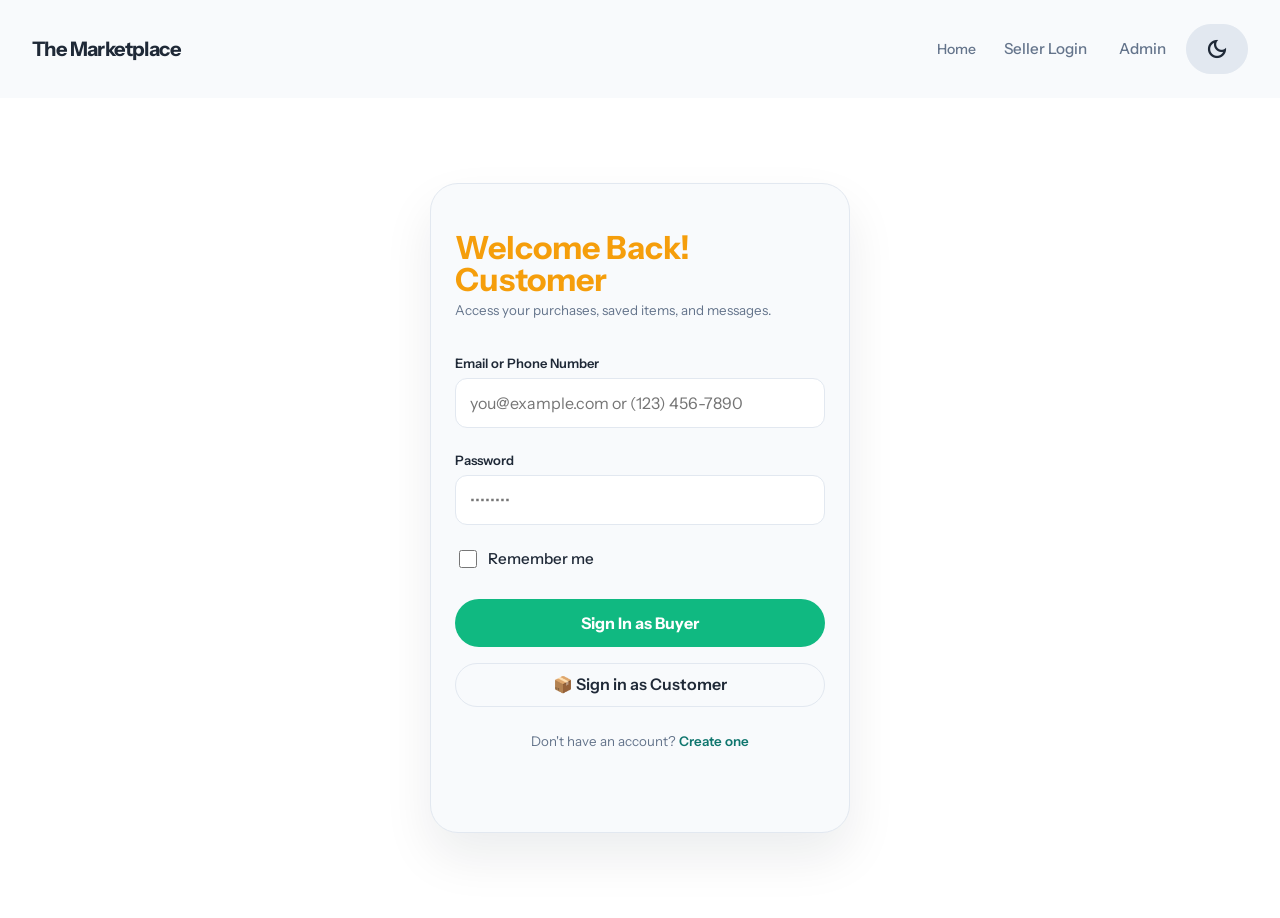
<file: buyer-signin.html>
<!doctype html>
<html lang="en">
  <head>
    <meta charset="UTF-8" />
    <meta name="viewport" content="width=device-width, initial-scale=1.0" />
    <title>Buyer Sign In | The Marketplace</title>
    <meta name="description" content="Sign in as a buyer on The Marketplace." />
    <link rel="stylesheet" href="css/base.css" />
    <link
      rel="stylesheet"
      href="https://fonts.googleapis.com/css2?family=Material+Symbols+Outlined:opsz,wght,FILL,GRAD@20..48,100..700,0..1,-50..200&icon_names=arrow_forward,close,dark_mode,light_mode,menu"
    />
    <!-- <style>
    :root {
      --bg: #FFFFFF;
      --surface: #F8FAFC;
      --surface-2: #E2E8F0;
      --primary: #0F766E;
      --primary-hover: #14B8A6;
      --primary-soft: rgba(20, 184, 166, 0.12);
      --accent: #F59E0B;
      --accent-hover: #FBBF24;
      --text: #1F2937;
      --text-muted: #64748B;
      --muted: var(--text-muted);
      --border: #E2E8F0;
      --shadow: 0 24px 50px rgba(15, 23, 42, 0.08);
      --buyer: #3B82F6;
      --seller: #10B981;
    }

    html[data-theme="dark"] {
      --bg: #0F172A;
      --surface: #1E293B;
      --surface-2: #334155;
      --primary: #14B8A6;
      --primary-hover: #2DD4BF;
      --primary-soft: rgba(20, 184, 166, 0.12);
      --accent: #F59E0B;
      --accent-hover: #FBBF24;
      --text: #F8FAFC;
      --text-muted: #94A3B8;
      --muted: var(--text-muted);
      --border: #475569;
      --shadow: 0 24px 50px rgba(15, 23, 42, 0.08);
      --buyer: #3B82F6;
      --seller: #10B981;
    }

    * {
      box-sizing: border-box;
    }

    body {
      margin: 0;
      font-family: Inter, system-ui, -apple-system, BlinkMacSystemFont, "Segoe UI", sans-serif;
      background: var(--bg);
      color: var(--text);
      min-height: 100vh;
    }

    a {
      color: inherit;
      text-decoration: none;
    }

    header {
      padding: 22px 32px;
      display: flex;
      align-items: center;
      justify-content: space-between;
      background: var(--surface);
      position: sticky;
      top: 0;
      z-index: 10;
      backdrop-filter: blur(10px);
      border-bottom: 1px solid var(--border);
    }

    .logo {
      font-weight: 800;
      font-size: 1.25rem;
    }

    .nav-links {
      display: flex;
      gap: 18px;
      flex-wrap: wrap;
      align-items: center;
    }

    .nav-links a {
      color: var(--muted);
      font-weight: 500;
    }

    .theme-toggle {
      border: 1px solid var(--border);
      border-radius: 999px;
      padding: 12px 18px;
      background: var(--surface-2);
      color: var(--text);
      font-weight: 600;
      cursor: pointer;
      transition: transform 0.2s ease, background 0.2s ease;
    }

    .theme-toggle:hover {
      transform: translateY(-1px);
      background: var(--surface);
    }

    .login-container {
      min-height: calc(100vh - 80px);
      display: flex;
      flex-direction: column;
      align-items: center;
      justify-content: center;
      padding: 32px;
    }

    .role-selector {
      display: grid;
      grid-template-columns: 1fr 1fr;
      gap: 24px;
      max-width: 700px;
      width: 100%;
      margin-bottom: 40px;
    }

    .role-card {
      background: var(--surface);
      border: 2px solid var(--border);
      border-radius: 20px;
      padding: 32px;
      text-align: center;
      cursor: pointer;
      transition: all 0.3s ease;
    }

    .role-card:hover {
      border-color: var(--buyer);
      box-shadow: 0 8px 24px rgba(59, 130, 246, 0.15);
      transform: translateY(-4px);
    }

    .role-card.seller:hover {
      border-color: var(--seller);
      box-shadow: 0 8px 24px rgba(16, 185, 129, 0.15);
    }

    .role-card.active {
      border-color: var(--buyer);
      background: rgba(59, 130, 246, 0.05);
    }

    .role-card.seller.active {
      border-color: var(--seller);
      background: rgba(16, 185, 129, 0.05);
    }

    .role-icon {
      font-size: 3rem;
      margin-bottom: 16px;
    }

    .role-card h3 {
      margin: 0 0 8px;
      font-size: 1.3rem;
      color: var(--text);
    }

    .role-card p {
      margin: 0;
      color: var(--muted);
      font-size: 0.9rem;
    }

    .auth-card {
      background: var(--surface);
      border: 1px solid var(--border);
      border-radius: 28px;
      padding: 48px;
      box-shadow: var(--shadow);
      max-width: 420px;
      width: 100%;
    }

    .auth-badge {
      display: inline-block;
      background: rgba(59, 130, 246, 0.1);
      color: var(--buyer);
      padding: 8px 16px;
      border-radius: 8px;
      font-weight: 600;
      font-size: 0.85rem;
      margin-bottom: 24px;
    }

    .auth-badge.seller {
      background: rgba(16, 185, 129, 0.1);
      color: var(--seller);
    }

    .auth-card h1 {
      margin: 0 0 8px;
      font-size: 2rem;
    }

    .auth-card p {
      margin: 0 0 32px;
      color: var(--muted);
      font-size: 0.95rem;
    }

    .form-group {
      margin-bottom: 22px;
    }

    .auth-card label {
      display: block;
      margin-bottom: 8px;
      font-weight: 600;
      color: var(--text);
      font-size: 0.95rem;
    }

    .auth-card input {
      width: 100%;
      border: 1px solid var(--border);
      border-radius: 12px;
      padding: 14px 16px;
      font-size: 1rem;
      background: var(--bg);
      color: var(--text);
      outline: none;
      transition: border-color 0.2s ease;
    }

    .auth-card input:focus {
      border-color: var(--primary);
    }

    .checkbox-group {
      display: flex;
      align-items: center;
      gap: 8px;
      margin-bottom: 28px;
    }

    .checkbox-group input[type="checkbox"] {
      width: 18px;
      height: 18px;
      cursor: pointer;
    }

    .checkbox-group label {
      margin: 0;
      font-weight: 500;
      cursor: pointer;
      font-size: 0.95rem;
    }

    .auth-card button {
      width: 100%;
      padding: 14px;
      border: none;
      border-radius: 12px;
      background: var(--buyer);
      color: #fff;
      font-weight: 700;
      font-size: 1rem;
      cursor: pointer;
      transition: background 0.2s ease, transform 0.1s ease;
    }

    .auth-card button.seller {
      background: var(--seller);
    }

    .auth-card button:hover {
      transform: translateY(-2px);
      opacity: 0.9;
    }

    .auth-card button:active {
      transform: translateY(0);
    }

    .error-message {
      color: #EF4444;
      font-size: 0.9rem;
      margin-top: 8px;
      display: none;
    }

    .error-message.show {
      display: block;
    }

    .back-button {
      background: transparent;
      border: 1px solid var(--border);
      color: var(--text);
      padding: 8px 16px;
      border-radius: 8px;
      cursor: pointer;
      font-weight: 600;
      margin-top: 16px;
      width: 100%;
      transition: background 0.2s ease;
    }

    .back-button:hover {
      background: var(--surface-2);
    }

    .bottom-links {
      margin-top: 24px;
      text-align: center;
    }

    .bottom-links a {
      color: var(--primary);
      font-weight: 600;
    }

    @media (max-width: 768px) {
      body {
        overflow-x: hidden;
      }

      header {
        padding: 18px 20px;
      }

      .login-container {
        padding: 20px;
      }

      .role-selector {
        grid-template-columns: 1fr;
        gap: 16px;
      }

      .role-card {
        padding: 24px 18px;
      }

      .auth-card {
        padding: 28px 20px;
      }

      .auth-card h1 {
        font-size: 1.6rem;
      }
    }

    @media (max-width: 480px) {
      .nav-links {
        flex-direction: column;
        align-items: flex-start;
      }

      .checkbox-group {
        align-items: flex-start;
      }
    }
  </style> -->
  </head>
  <body>
    <header>
      <a class="logo logins" href="index.html">The Marketplace</a>
      <div class="nav-body mini-close">
        <nav class="nav-links">
          <a href="index.html">Home</a>
          <a href="seller-signin.html">Seller Login</a>
          <a href="admin-login.html">Admin</a>
        </nav>
      </div>
      <div class="nav_controls cons">
        <span class="material-symbols-outlined menu" onclick="toggleMenu()">
          menu
        </span>
        <!-- <span class="material-symbols-outlined close"> close </span> -->
      </div>
      <button
        class="theme-toggle button material-symbols-outlined"
        type="button"
      >
        dark_mode
      </button>
    </header>

    <main class="login-container">
      <div class="auth-card">
        <!-- <div class="auth-badge">🛍️ Buyer Portal</div> -->
        <!-- <h1>Buyer Login</h1> -->
        <h1>
          Welcome Back! <br />
          Customer
        </h1>
        <p>Access your purchases, saved items, and messages.</p>

        <form id="signin-form">
          <div class="form-group">
            <label for="signin-email">Email or Phone Number</label>
            <input
              type="text"
              id="signin-email"
              name="email"
              placeholder="you@example.com or (123) 456-7890"
              required
            />
            <div class="error-message" id="email-error"></div>
          </div>

          <div class="form-group">
            <label for="signin-password">Password</label>
            <input
              type="password"
              id="signin-password"
              name="password"
              placeholder="••••••••"
              required
            />
            <div class="error-message" id="password-error"></div>
          </div>

          <div class="checkbox-group">
            <input type="checkbox" id="remember" name="remember" />
            <label for="remember">Remember me</label>
          </div>

          <button type="submit" id="signin-button">Sign In as Buyer</button>

          <a href="seller-signin.html" class="back-button"
            >📦 Sign in as Customer</a
          >

          <div class="bottom-links">
            <p>Don't have an account? <a href="register.html">Create one</a></p>
          </div>
        </form>
      </div>
    </main>

    <script src="js/base.js"></script>
    <!-- <script>
      // Theme toggle
      const themeToggle = document.querySelector(".theme-toggle");
      const html = document.documentElement;

      const savedTheme = localStorage.getItem("theme") || "light";
      if (savedTheme === "dark") {
        html.setAttribute("data-theme", "dark");
        themeToggle.textContent = "☀️ Light";
      }

      themeToggle.addEventListener("click", () => {
        const currentTheme = html.getAttribute("data-theme") || "light";
        const newTheme = currentTheme === "light" ? "dark" : "light";
        html.setAttribute("data-theme", newTheme);
        localStorage.setItem("theme", newTheme);
        themeToggle.textContent = newTheme === "dark" ? "☀️ Light" : "🌙 Dark";
      });

      // Helper functions
      const isValidEmail = (email) => /^[^\s@]+@[^\s@]+\.[^\s@]+$/.test(email);
      const isValidPhone = (phone) =>
        /^[\d\s\-\(\)\+]{10,}$/.test(phone.replace(/\s/g, "")) &&
        /\d/.test(phone);

      // Form submission
      document.getElementById("signin-form").addEventListener("submit", (e) => {
        e.preventDefault();

        document.getElementById("email-error").classList.remove("show");
        document.getElementById("password-error").classList.remove("show");

        const email = document.getElementById("signin-email").value.trim();
        const password = document
          .getElementById("signin-password")
          .value.trim();

        let hasError = false;

        if (!isValidEmail(email) && !isValidPhone(email)) {
          document.getElementById("email-error").textContent =
            "Please enter a valid email or phone number";
          document.getElementById("email-error").classList.add("show");
          hasError = true;
        }

        if (password.length < 6) {
          document.getElementById("password-error").textContent =
            "Password must be at least 6 characters";
          document.getElementById("password-error").classList.add("show");
          hasError = true;
        }

        if (!hasError) {
          localStorage.setItem("user-logged-in", "true");
          localStorage.setItem("user-role", "buyer");
          localStorage.setItem("user-email", email);
          const userName = isValidEmail(email)
            ? email.split("@")[0].charAt(0).toUpperCase() +
              email.split("@")[0].slice(1)
            : "User";
          localStorage.setItem("user-name", userName);

          window.location.href = "buyer-dashboard.html";
        }
      });
    </script> -->
  </body>
</html>
</file>
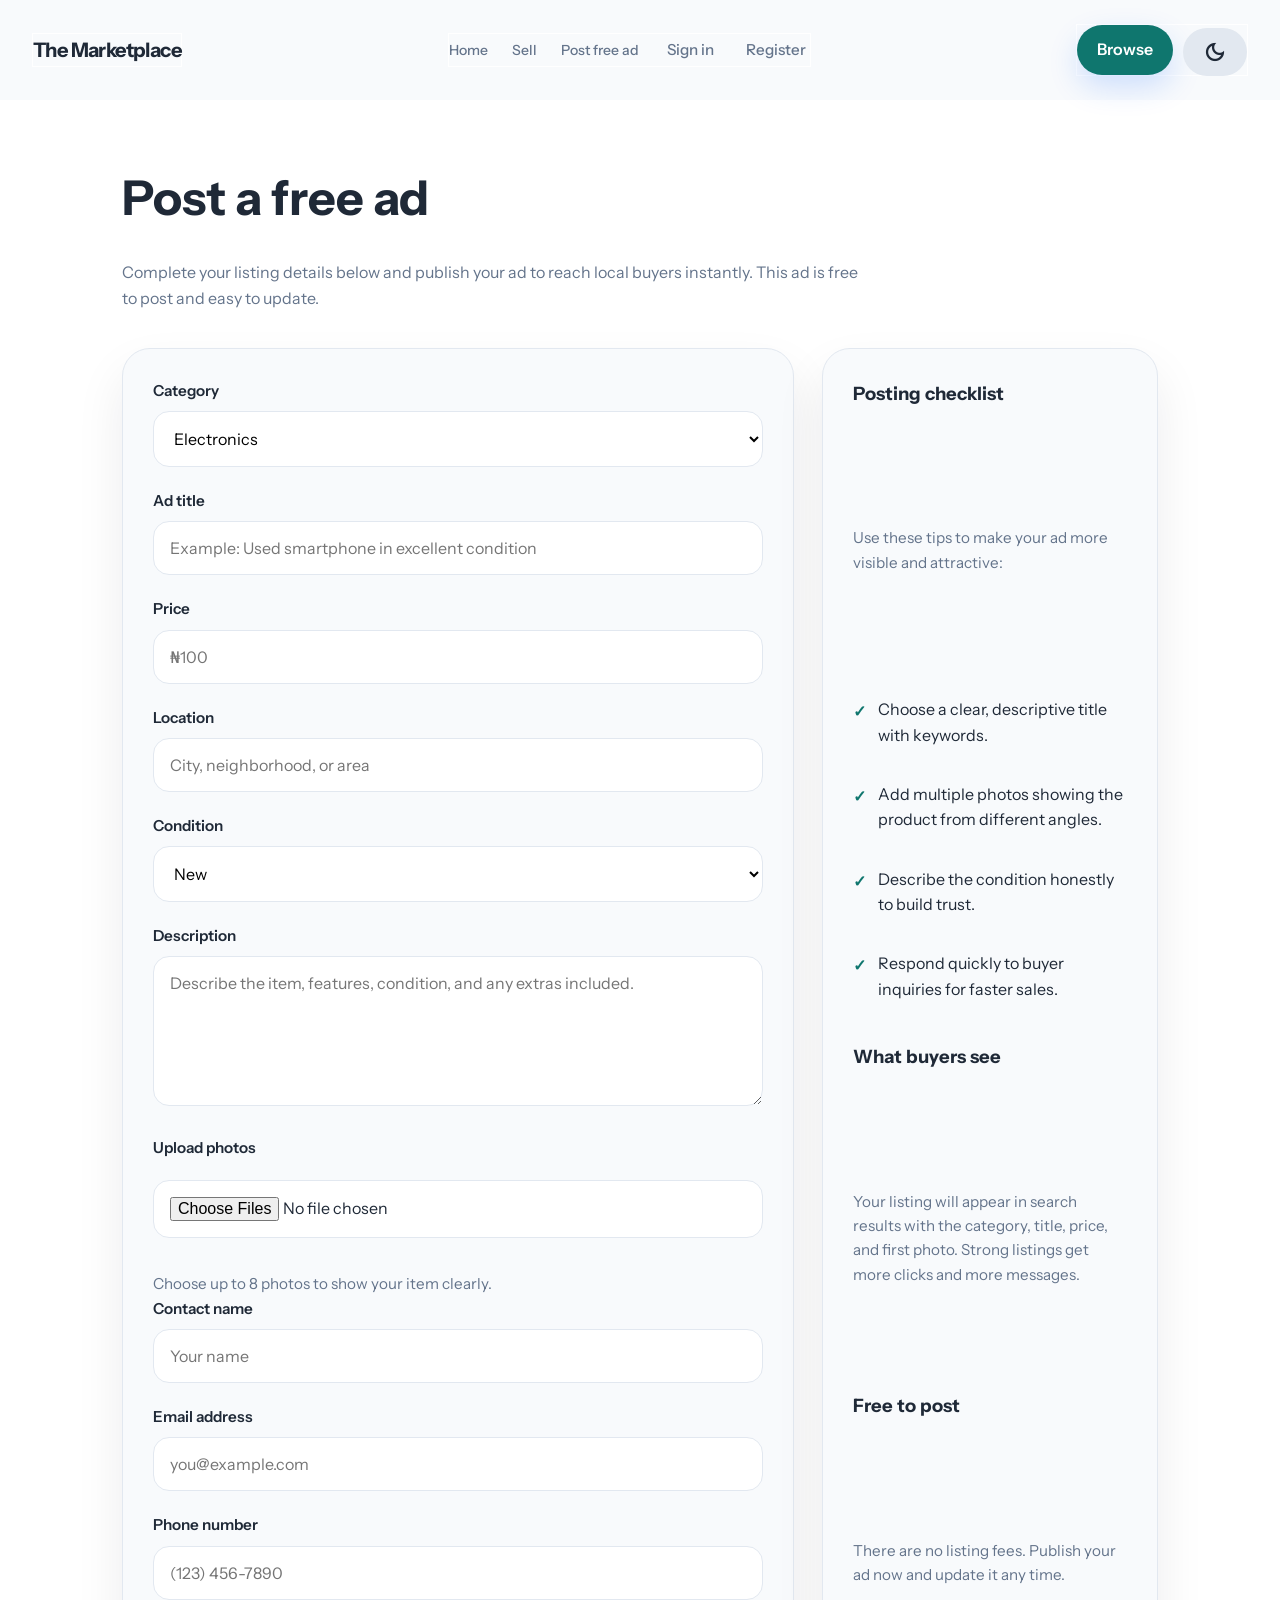
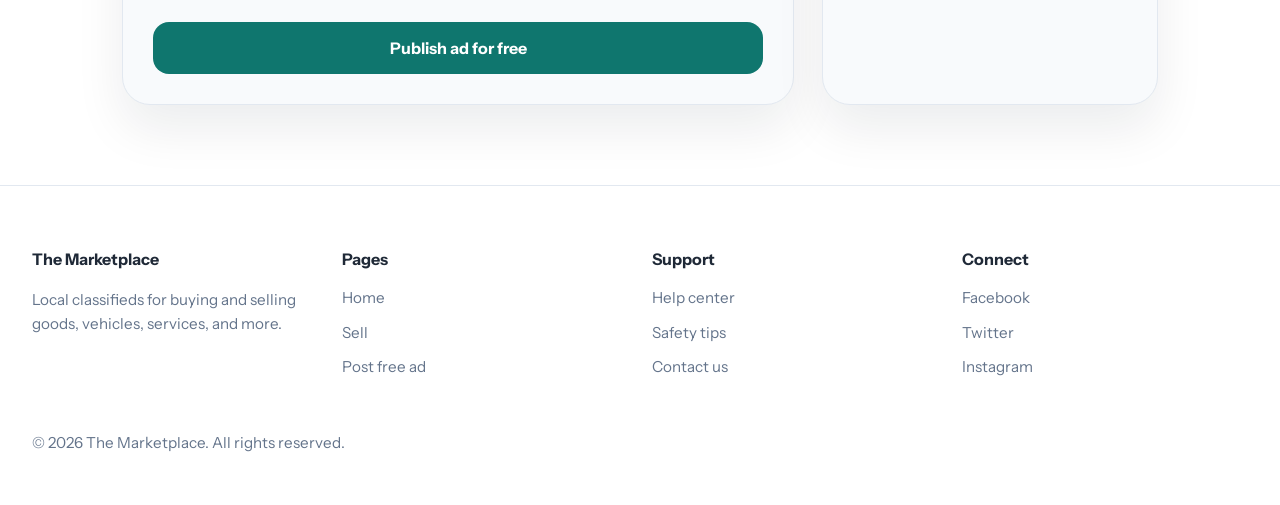
<file: post-free-ad.html>
<!doctype html>
<html lang="en">
  <head>
    <meta charset="UTF-8" />
    <meta name="viewport" content="width=device-width, initial-scale=1.0" />
    <title>Post Free Ad | The Marketplace</title>
    <meta
      name="description"
      content="Post a free advertisement on The Marketplace to sell your item locally."
    />
    <link
      rel="stylesheet"
      href="https://fonts.googleapis.com/css2?family=Material+Symbols+Outlined:opsz,wght,FILL,GRAD@20..48,100..700,0..1,-50..200&icon_names=arrow_forward,close,dark_mode,light_mode,menu"
    />
    <link rel="stylesheet" href="css/base.css" />
    <style>
      header > * {
        border: 1px solid #fff;
      }
      .page-wrap {
        max-width: 1100px;
        margin: 0 auto;
        padding: 60px 32px 40px;
      }

      .page-title {
        margin: 0 0 24px;
        font-size: clamp(2.2rem, 4vw, 3rem);
      }

      .intro {
        color: var(--muted);
        margin: 0 0 36px;
        font-size: 1rem;
        max-width: 740px;
      }

      .form-grid {
        display: grid;
        grid-template-columns: 2fr 1fr;
        gap: 28px;
      }

      .form-panel,
      .summary-panel {
        background: var(--surface);
        border: 1px solid var(--border);
        border-radius: 28px;
        padding: 30px;
        box-shadow: var(--shadow);
      }

      .summary-panel {
        display: grid;
        gap: 18px;
      }

      label {
        display: block;
        margin-bottom: 8px;
        font-weight: 600;
        color: var(--text);
        font-size: 0.95rem;
      }

      input,
      select,
      textarea {
        width: 100%;
        border: 1px solid var(--border);
        border-radius: 16px;
        padding: 16px;
        font-size: 1rem;
        background: #fff;
        outline: none;
        margin-bottom: 22px;
      }

      textarea {
        min-height: 150px;
        resize: vertical;
      }

      .file-upload {
        display: grid;
        gap: 12px;
      }

      .file-upload span {
        color: var(--muted);
        font-size: 0.95rem;
      }

      .submit-row {
        display: flex;
        justify-content: flex-end;
      }

      .submit-row button {
        width: 100%;
        padding: 16px 20px;
        border-radius: 16px;
        font-size: 1rem;
        font-weight: 700;
        background: var(--primary);
        color: #fff;
        border: none;
        cursor: pointer;
      }

      .summary-panel h3 {
        margin: 0 0 14px;
        font-size: 1.15rem;
      }

      .summary-panel p {
        margin: 0;
        color: var(--muted);
        font-size: 0.95rem;
      }

      .feature-list {
        list-style: none;
        padding: 0;
        margin: 18px 0 0;
        display: grid;
        gap: 12px;
      }

      .feature-list li {
        display: flex;
        gap: 12px;
        align-items: flex-start;
      }

      .feature-list li::before {
        content: "✓";
        color: var(--primary);
        font-weight: 700;
        margin-top: 2px;
      }

      .footer {
        padding: 40px 32px;
        display: grid;
        gap: 26px;
        background: #ffffff;
        border-top: 1px solid var(--border);
        margin-top: 40px;
      }

      .footer-grid {
        display: grid;
        gap: 24px;
        grid-template-columns: repeat(4, minmax(0, 1fr));
      }

      .footer-grid h4 {
        margin-bottom: 14px;
        color: var(--text);
        font-size: 1rem;
      }

      .footer-grid a,
      .footer p {
        color: var(--muted);
        font-size: 0.95rem;
        text-decoration: none;
        display: block;
        margin-bottom: 10px;
      }

      @media (max-width: 960px) {
        body {
          overflow-x: hidden;
        }

        .form-grid {
          grid-template-columns: 1fr;
        }
      }

      @media (max-width: 720px) {
        header {
          /* flex-direction: column; */
          align-items: stretch;
          padding: 18px 20px;
        }

        .nav-links,
        .nav-actions {
          justify-content: center;
        }

        header,
        .page-wrap,
        .footer {
          padding-left: 20px;
          padding-right: 20px;
        }

        .form-panel,
        .summary-panel {
          padding: 22px;
          border-radius: 20px;
        }
      }

      @media (max-width: 480px) {
        .nav-links,
        .nav-actions {
          /* flex-direction: column; */
          align-items: stretch;
        }

        .button {
          width: 100%;
          text-align: center;
        }

        .page-title {
          font-size: 1.8rem;
        }
      }
    </style>
  </head>
  <body>
    <header>
      <a class="logo" href="#">
        <span class="logo-full">The Marketplace </span>
        <span class="logo-abbr">TM</span>
      </a>
      <div class="nav-body mini-close">
        <nav class="nav-links">
          <a href="index.html">Home</a>
          <a href="sell.html">Sell</a>
          <a href="post-free-ad.html">Post free ad</a>
          <a href="sign-in.html">Sign in</a>
          <a href="register.html">Register</a>
        </nav>
      </div>
      <div class="nav-actions">
        <!-- <a class="button secondary" href="sell.html">Sell</a> -->
        <a class="button primary" href="index.html">Browse</a>
        <div class="nav_controls cons">
          <span class="material-symbols-outlined menu" onclick="toggleMenu()">
            menu
          </span>
          <span class="material-symbols-outlined close"> close </span>
        </div>
        <!-- <button class="theme-toggle" type="button">🌙 Dark</button> -->
        <button
          class="theme-toggle button material-symbols-outlined"
          type="button"
        >
          dark_mode
        </button>
      </div>
    </header>

    <main class="page-wrap">
      <h1 class="page-title">Post a free ad</h1>
      <p class="intro">
        Complete your listing details below and publish your ad to reach local
        buyers instantly. This ad is free to post and easy to update.
      </p>

      <div class="form-grid">
        <section class="form-panel">
          <label for="category">Category</label>
          <select id="category" name="category">
            <option>Electronics</option>
            <option>Vehicles</option>
            <option>Home & Garden</option>
            <option>Food</option>
            <option>Fashion</option>
            <option>Services</option>
            <option>Other</option>
          </select>

          <label for="title">Ad title</label>
          <input
            id="title"
            name="title"
            type="text"
            placeholder="Example: Used smartphone in excellent condition"
          />

          <label for="price">Price</label>
          <input id="price" name="price" type="text" placeholder="₦100" />

          <label for="location">Location</label>
          <input
            id="location"
            name="location"
            type="text"
            placeholder="City, neighborhood, or area"
          />

          <label for="condition">Condition</label>
          <select id="condition" name="condition">
            <option>New</option>
            <option>Like new</option>
            <option>Good</option>
            <option>Fair</option>
            <option>For parts</option>
          </select>

          <label for="description">Description</label>
          <textarea
            id="description"
            name="description"
            placeholder="Describe the item, features, condition, and any extras included."
          ></textarea>

          <div class="file-upload">
            <label for="images">Upload photos</label>
            <input
              id="images"
              name="images"
              type="file"
              multiple
              accept="image/*"
            />
            <span>Choose up to 8 photos to show your item clearly.</span>
          </div>

          <label for="name">Contact name</label>
          <input id="name" name="name" type="text" placeholder="Your name" />

          <label for="email">Email address</label>
          <input
            id="email"
            name="email"
            type="email"
            placeholder="you@example.com"
          />

          <label for="phone">Phone number</label>
          <input
            id="phone"
            name="phone"
            type="tel"
            placeholder="(123) 456-7890"
          />

          <div class="submit-row">
            <button type="button">Publish ad for free</button>
          </div>
        </section>

        <aside class="summary-panel">
          <h3>Posting checklist</h3>
          <p>Use these tips to make your ad more visible and attractive:</p>
          <ul class="feature-list">
            <li>Choose a clear, descriptive title with keywords.</li>
            <li>
              Add multiple photos showing the product from different angles.
            </li>
            <li>Describe the condition honestly to build trust.</li>
            <li>Respond quickly to buyer inquiries for faster sales.</li>
          </ul>

          <h3>What buyers see</h3>
          <p>
            Your listing will appear in search results with the category, title,
            price, and first photo. Strong listings get more clicks and more
            messages.
          </p>

          <h3>Free to post</h3>
          <p>
            There are no listing fees. Publish your ad now and update it any
            time.
          </p>
        </aside>
      </div>
    </main>

    <footer class="footer">
      <div class="footer-grid">
        <div>
          <h4>The Marketplace</h4>
          <p>
            Local classifieds for buying and selling goods, vehicles, services,
            and more.
          </p>
        </div>
        <div>
          <h4>Pages</h4>
          <a href="index.html">Home</a>
          <a href="sell.html">Sell</a>
          <a href="post-free-ad.html">Post free ad</a>
        </div>
        <div>
          <h4>Support</h4>
          <a href="#">Help center</a>
          <a href="#">Safety tips</a>
          <a href="#">Contact us</a>
        </div>
        <div>
          <h4>Connect</h4>
          <a href="#">Facebook</a>
          <a href="#">Twitter</a>
          <a href="#">Instagram</a>
        </div>
      </div>
      <p>© 2026 The Marketplace. All rights reserved.</p>
    </footer>
    <!-- <script>
      (function () {
        const root = document.documentElement;
        const button = document.querySelector(".theme-toggle");
        const savedTheme = localStorage.getItem("theme");
        const preferred =
          savedTheme ||
          (window.matchMedia("(prefers-color-scheme: dark)").matches
            ? "dark"
            : "light");
        const setTheme = (theme) => {
          root.dataset.theme = theme;
          localStorage.setItem("theme", theme);
          if (!button) return;
          button.textContent = theme === "dark" ? "☀️ Light" : "🌙 Dark";
          button.setAttribute(
            "aria-label",
            `Switch to ${theme === "dark" ? "light" : "dark"} mode`,
          );
        };
        setTheme(preferred);
        if (button) {
          button.addEventListener("click", function () {
            setTheme(root.dataset.theme === "dark" ? "light" : "dark");
          });
        }
      })();
    </script> -->

    <script src="js/base.js"></script>
  </body>
</html>
</file>
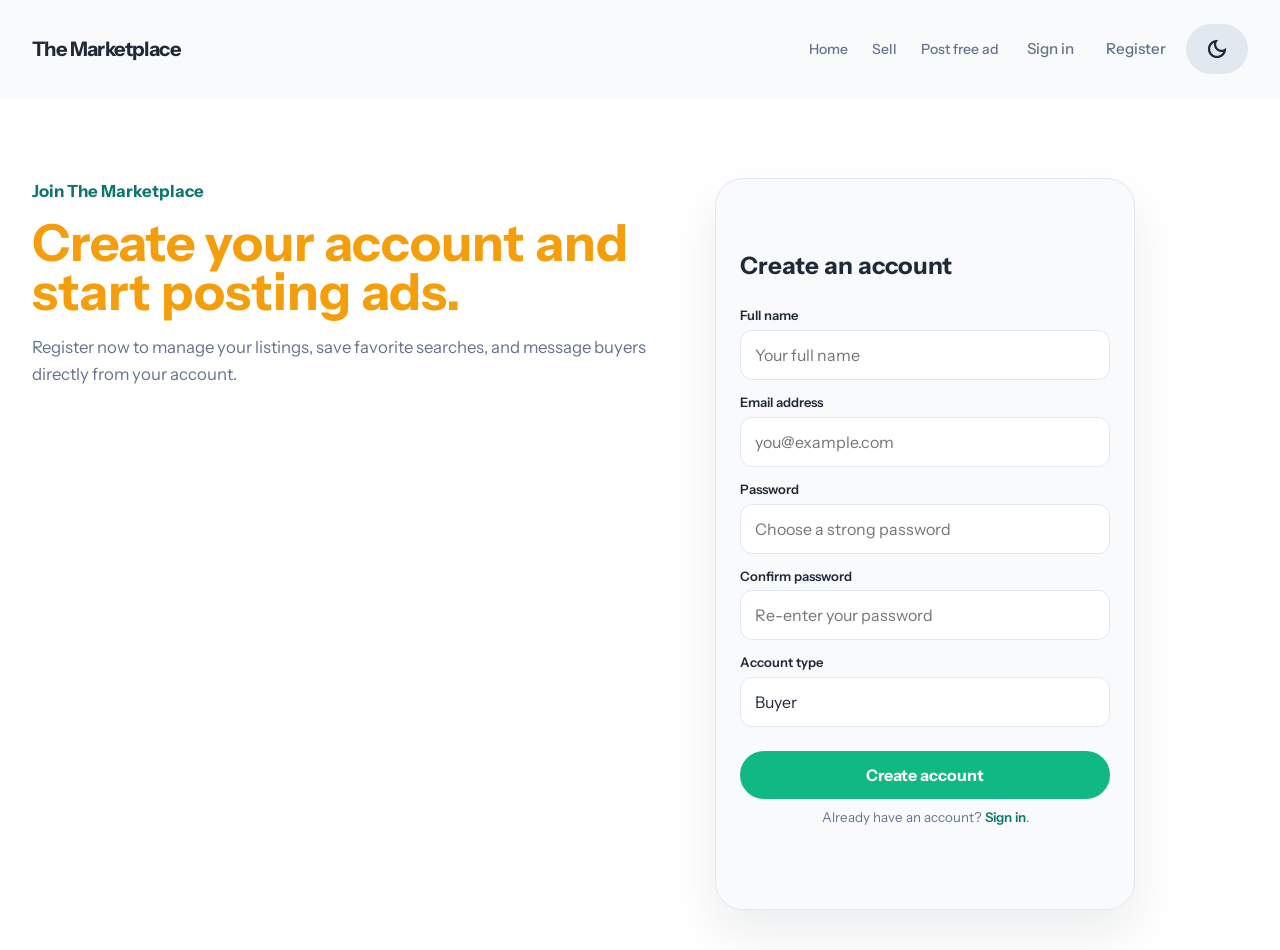
<file: register.html>
<!doctype html>
<html lang="en">
  <head>
    <meta charset="UTF-8" />
    <meta name="viewport" content="width=device-width, initial-scale=1.0" />
    <title>Register | The Marketplace</title>
    <meta
      name="description"
      content="Create a new account on The Marketplace."
    />
    <link rel="stylesheet" href="css/base.css" />
    <link
      rel="stylesheet"
      href="https://fonts.googleapis.com/css2?family=Material+Symbols+Outlined:opsz,wght,FILL,GRAD@20..48,100..700,0..1,-50..200&icon_names=arrow_forward,close,dark_mode,light_mode,menu"
    />
    <!-- <style>
    :root {
      --bg: #FFFFFF;
      --surface: #F8FAFC;
      --surface-2: #E2E8F0;
      --primary: #0F766E;
      --primary-hover: #14B8A6;
      --primary-soft: rgba(20, 184, 166, 0.12);
      --accent: #F59E0B;
      --accent-hover: #FBBF24;
      --text: #1F2937;
      --text-muted: #64748B;
      --muted: var(--text-muted);
      --border: #E2E8F0;
      --shadow: 0 24px 50px rgba(15, 23, 42, 0.08);
    }

    html[data-theme="dark"] {
      --bg: #0F172A;
      --surface: #1E293B;
      --surface-2: #334155;
      --primary: #14B8A6;
      --primary-hover: #2DD4BF;
      --primary-soft: rgba(20, 184, 166, 0.12);
      --accent: #F59E0B;
      --accent-hover: #FBBF24;
      --text: #F8FAFC;
      --text-muted: #94A3B8;
      --muted: var(--text-muted);
      --border: #475569;
      --shadow: 0 24px 50px rgba(15, 23, 42, 0.08);
    }

    * {
      box-sizing: border-box;
    }

    body {
      margin: 0;
      font-family: Inter, system-ui, -apple-system, BlinkMacSystemFont, "Segoe UI", sans-serif;
      background: var(--bg);
      color: var(--text);
      min-height: 100vh;
    }

    a {
      color: inherit;
      text-decoration: none;
    }

    header {
      padding: 22px 32px;
      display: flex;
      align-items: center;
      justify-content: space-between;
      background: var(--surface);
      position: sticky;
      top: 0;
      z-index: 10;
      backdrop-filter: blur(10px);
    }

    .logo {
      font-weight: 800;
      font-size: 1.25rem;
    }

    .nav-links {
      display: flex;
      gap: 18px;
      flex-wrap: wrap;
      align-items: center;
    }

    .nav-links a {
      color: var(--muted);
      font-weight: 500;
    }

    .nav-links a:nth-last-child(-n+2) {
      font-size: 0.95rem;
      padding: 4px 4px;
    }

    .nav-links a:nth-last-child(2),
    .nav-links a:last-child {
      padding: 4px 4px;
    }

    .theme-toggle {
      border: 1px solid var(--border);
      border-radius: 999px;
      padding: 12px 18px;
      background: var(--surface-2);
      color: var(--text);
      font-weight: 600;
      cursor: pointer;
      transition: transform 0.2s ease, background 0.2s ease;
    }

    .theme-toggle:hover {
      transform: translateY(-1px);
      background: var(--surface);
    }

    .page-container {
      max-width: 960px;
      margin: 0 auto;
      padding: 72px 32px 40px;
    }

    .hero {
      display: grid;
      grid-template-columns: 1fr 1fr;
      gap: 40px;
      align-items: center;
    }

    .hero-copy h1 {
      margin: 0 0 18px;
      font-size: clamp(2.2rem, 4vw, 3.5rem);
      line-height: 1.02;
    }

    .hero-copy p {
      margin: 0 0 28px;
      color: var(--muted);
      font-size: 1.05rem;
    }

    .auth-card {
      background: var(--surface);
      border: 1px solid var(--border);
      border-radius: 28px;
      padding: 36px;
      box-shadow: var(--shadow);
    }

    .auth-card h2 {
      margin: 0 0 18px;
      font-size: 1.6rem;
    }

    .auth-card label {
      display: block;
      margin-bottom: 8px;
      font-weight: 600;
      color: var(--text);
    }

    .auth-card input,
    .auth-card select {
      width: 100%;
      border: 1px solid var(--border);
      border-radius: 16px;
      padding: 16px;
      margin-bottom: 22px;
      font-size: 1rem;
      background: #fff;
      outline: none;
    }

    .auth-card button {
      width: 100%;
      padding: 16px;
      border: none;
      border-radius: 16px;
      background: var(--primary);
      color: #fff;
      font-weight: 700;
      font-size: 1rem;
      cursor: pointer;
    }

    .bottom-note {
      margin-top: 24px;
      color: var(--muted);
      font-size: 0.95rem;
    }

    @media (max-width: 860px) {
      body {
        overflow-x: hidden;
      }

      header {
        flex-direction: column;
        align-items: stretch;
        gap: 12px;
        padding: 18px 20px;
      }

      .nav-links {
        justify-content: center;
      }

      .page-container {
        padding: 32px 20px 24px;
      }

      .hero {
        grid-template-columns: 1fr;
        gap: 24px;
      }

      .auth-card {
        padding: 24px;
        border-radius: 20px;
      }
    }

    @media (max-width: 480px) {
      .nav-links {
        flex-direction: column;
        align-items: flex-start;
      }

      .hero-copy h1 {
        font-size: 1.9rem;
      }
    }
  </style> -->
  </head>
  <body>
    <header>
      <a class="logo logins" href="index.html">The Marketplace</a>
      <div class="nav-body mini-close">
        <nav class="nav-links">
          <a href="index.html">Home</a>
          <a href="sell.html">Sell</a>
          <a href="post-free-ad.html">Post free ad</a>
          <a href="sign-in.html">Sign in</a>
          <a href="register.html">Register</a>
        </nav>
      </div>
      <div class="nav_controls cons">
        <span class="material-symbols-outlined menu" onclick="toggleMenu()">
          menu
        </span>
        <!-- <span class="material-symbols-outlined close"> close </span> -->
      </div>
      <button
        class="theme-toggle button material-symbols-outlined"
        type="button"
      >
        dark_mode
      </button>
    </header>

    <main class="page-container">
      <section class="hero">
        <div class="hero-copy">
          <p style="color: var(--primary); font-weight: 700; margin: 0 0 14px">
            Join The Marketplace
          </p>
          <h1 class="reg1">Create your account and start posting ads.</h1>
          <p>
            Register now to manage your listings, save favorite searches, and
            message buyers directly from your account.
          </p>
        </div>
        <div class="auth-card reg">
          <h2>Create an account</h2>
          <label for="fullname">Full name</label>
          <input
            id="fullname"
            name="fullname"
            type="text"
            placeholder="Your full name"
          />

          <label for="email">Email address</label>
          <input
            id="email"
            name="email"
            type="email"
            placeholder="you@example.com"
          />

          <label for="password">Password</label>
          <input
            id="password"
            name="password"
            type="password"
            placeholder="Choose a strong password"
          />

          <label for="confirm-password">Confirm password</label>
          <input
            id="confirm-password"
            name="confirm-password"
            type="password"
            placeholder="Re-enter your password"
          />

          <label for="account-type">Account type</label>
          <select id="account-type" name="account-type">
            <option>Buyer</option>
            <option>Seller</option>
            <option>Both</option>
          </select>

          <button type="button">Create account</button>

          <p class="bottom-note">
            Already have an account?
            <a
              href="sign-in.html"
              style="color: var(--primary); font-weight: 600"
              >Sign in</a
            >.
          </p>
        </div>
      </section>
    </main>
    <script src="js/base.js"></script>
    <!-- <script>
      (function () {
        const root = document.documentElement;
        const button = document.querySelector(".theme-toggle");
        const savedTheme = localStorage.getItem("theme");
        const preferred =
          savedTheme ||
          (window.matchMedia("(prefers-color-scheme: dark)").matches
            ? "dark"
            : "light");
        const setTheme = (theme) => {
          root.dataset.theme = theme;
          localStorage.setItem("theme", theme);
          if (!button) return;
          button.textContent = theme === "dark" ? "☀️ Light" : "🌙 Dark";
          button.setAttribute(
            "aria-label",
            `Switch to ${theme === "dark" ? "light" : "dark"} mode`,
          );
        };
        setTheme(preferred);
        if (button) {
          button.addEventListener("click", function () {
            setTheme(root.dataset.theme === "dark" ? "light" : "dark");
          });
        }
      })();
    </script> -->
  </body>
</html>
</file>
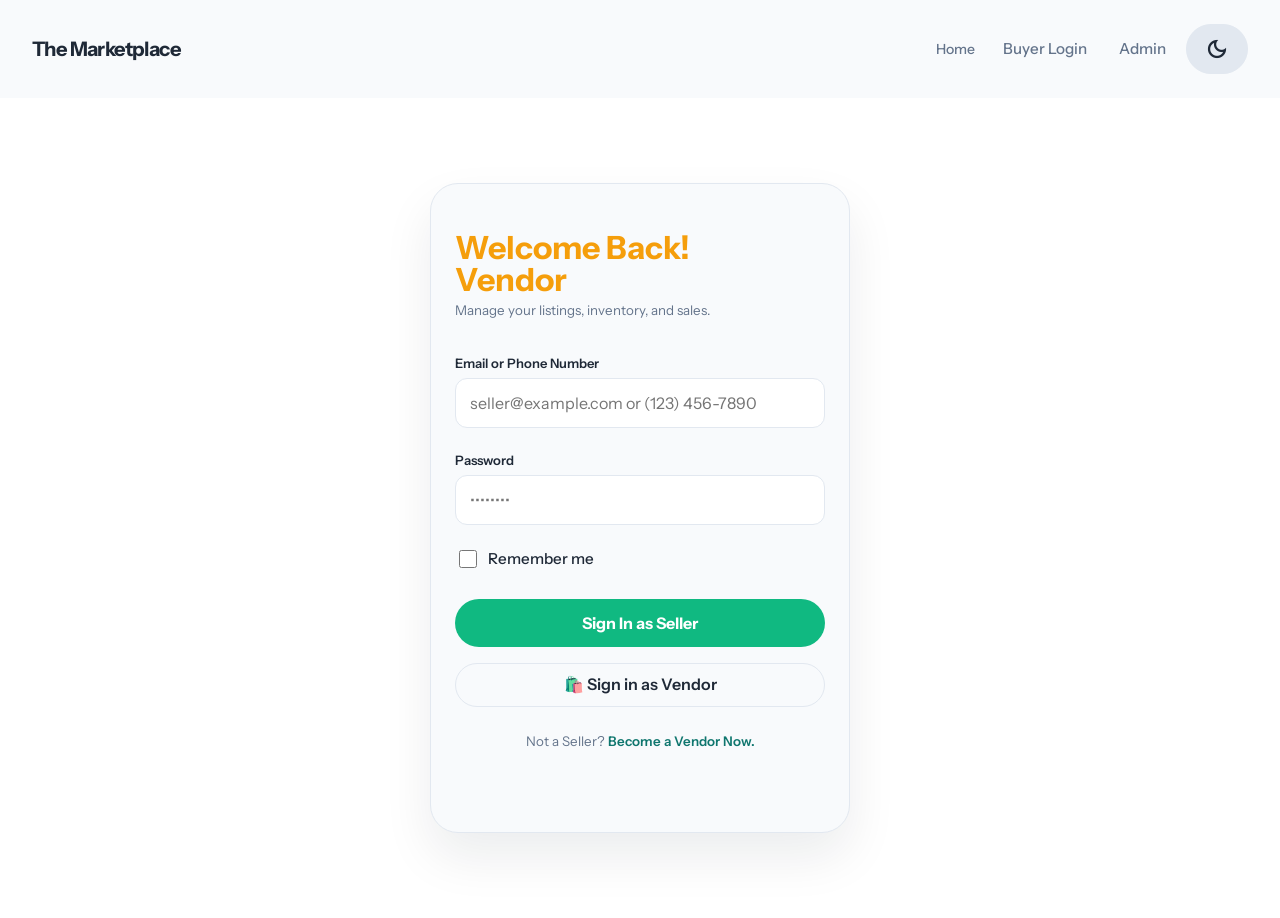
<file: seller-dashboard.html>
<!doctype html>
<html lang="en">
  <head>
    <meta charset="UTF-8" />
    <meta name="viewport" content="width=device-width, initial-scale=1.0" />
    <title>Seller Dashboard | The Marketplace</title>
    <meta name="description" content="Manage your listings and sales." />
    <link
      rel="stylesheet"
      href="https://fonts.googleapis.com/css2?family=Material+Symbols+Outlined:opsz,wght,FILL,GRAD@20..48,100..700,0..1,-50..200&icon_names=arrow_forward,close,dark_mode,light_mode,menu"
    />
    <style>
      :root {
        --bg: #ffffff;
        --surface: #f8fafc;
        --surface-2: #e2e8f0;
        --primary: #0f766e;
        --primary-hover: #14b8a6;
        --primary-soft: rgba(20, 184, 166, 0.12);
        --accent: #f59e0b;
        --accent-hover: #fbbf24;
        --text: #1f2937;
        --text-muted: #64748b;
        --muted: var(--text-muted);
        --border: #e2e8f0;
        --shadow: 0 24px 50px rgba(15, 23, 42, 0.08);
        --seller: #10b981;
        --success: #10b981;
        --warning: #f59e0b;
        --danger: #ef4444;
        --info: #3b82f6;
      }

      html[data-theme="dark"] {
        --bg: #0f172a;
        --surface: #1e293b;
        --surface-2: #334155;
        --primary: #14b8a6;
        --primary-hover: #2dd4bf;
        --primary-soft: rgba(20, 184, 166, 0.12);
        --accent: #f59e0b;
        --accent-hover: #fbbf24;
        --text: #f8fafc;
        --text-muted: #94a3b8;
        --muted: var(--text-muted);
        --border: #475569;
        --shadow: 0 24px 50px rgba(15, 23, 42, 0.08);
        --seller: #10b981;
        --success: #10b981;
        --warning: #f59e0b;
        --danger: #ef4444;
        --info: #3b82f6;
      }

      * {
        box-sizing: border-box;
      }
      .material-symbols-outlined {
        cursor: pointer;
        color: var(--text);
        font-variation-settings:
          "FILL" 0,
          "wght" 500,
          "GRAD" 0,
          "opsz" 24;
      }
      body {
        margin: 0;
        font-family:
          Inter,
          system-ui,
          -apple-system,
          BlinkMacSystemFont,
          "Segoe UI",
          sans-serif;
        background: var(--bg);
        color: var(--text);
        min-height: 100vh;
      }

      a {
        color: inherit;
        text-decoration: none;
      }

      header {
        padding: 22px 32px;
        display: flex;
        align-items: center;
        justify-content: space-between;
        background: var(--surface);
        border-bottom: 1px solid var(--border);
      }

      .header-content {
        display: flex;
        align-items: center;
        gap: 24px;
        width: 100%;
      }

      .logo {
        font-weight: 800;
        font-size: 1.25rem;
      }

      .logo-badge {
        display: inline-block;
        background: rgba(16, 185, 129, 0.1);
        color: var(--seller);
        padding: 2px 8px;
        border-radius: 4px;
        font-size: 0.75rem;
        font-weight: 700;
        margin-left: 8px;
      }

      .header-actions {
        display: flex;
        align-items: center;
        gap: 16px;
        margin-left: auto;
      }

      .theme-toggle {
        border: 1px solid var(--border);
        border-radius: 999px;
        padding: 10px 16px;
        background: var(--surface-2);
        color: var(--text);
        font-weight: 600;
        cursor: pointer;
        transition: transform 0.2s ease;
        font-size: 0.9rem;
      }

      .theme-toggle:hover {
        transform: translateY(-1px);
      }

      .user-info {
        display: flex;
        align-items: center;
        gap: 12px;
        padding: 0 16px;
        border-left: 1px solid var(--border);
      }

      .user-avatar {
        width: 36px;
        height: 36px;
        border-radius: 50%;
        background: rgba(16, 185, 129, 0.1);
        display: flex;
        align-items: center;
        justify-content: center;
        font-weight: 700;
        color: var(--seller);
      }

      .logout-btn {
        background: var(--danger);
        color: white;
        border: none;
        padding: 8px 16px;
        border-radius: 8px;
        font-weight: 600;
        cursor: pointer;
        font-size: 0.9rem;
        transition: background 0.2s ease;
      }

      .logout-btn:hover {
        background: #dc2626;
      }

      .container {
        max-width: 1200px;
        margin: 0 auto;
        padding: 40px 32px;
      }

      .page-header {
        margin-bottom: 40px;
      }

      .page-header h1 {
        margin: 0 0 8px;
        font-size: 2.2rem;
      }

      .page-header p {
        margin: 0;
        color: var(--muted);
        font-size: 1rem;
      }

      .stats-grid {
        display: grid;
        grid-template-columns: repeat(auto-fit, minmax(240px, 1fr));
        gap: 24px;
        margin-bottom: 40px;
      }

      .stat-card {
        background: var(--surface);
        border: 1px solid var(--border);
        border-radius: 16px;
        padding: 24px;
        box-shadow: 0 2px 8px rgba(0, 0, 0, 0.04);
        transition:
          transform 0.2s ease,
          box-shadow 0.2s ease;
      }

      .stat-card:hover {
        transform: translateY(-4px);
        box-shadow: 0 8px 16px rgba(0, 0, 0, 0.08);
      }

      .stat-label {
        color: var(--muted);
        font-size: 0.9rem;
        font-weight: 500;
        margin-bottom: 8px;
      }

      .stat-value {
        font-size: 2.2rem;
        font-weight: 700;
        margin-bottom: 12px;
      }

      .stat-trend {
        font-size: 0.85rem;
        font-weight: 600;
        display: inline-block;
        padding: 4px 8px;
        border-radius: 6px;
        background: rgba(16, 185, 129, 0.1);
        color: var(--seller);
      }

      .stat-trend.down {
        background: rgba(239, 68, 68, 0.1);
        color: var(--danger);
      }

      .dashboard-grid {
        display: grid;
        grid-template-columns: 2fr 1fr;
        gap: 24px;
        margin-bottom: 24px;
      }

      .card {
        background: var(--surface);
        border: 1px solid var(--border);
        border-radius: 16px;
        padding: 24px;
        box-shadow: 0 2px 8px rgba(0, 0, 0, 0.04);
      }

      .card h2 {
        margin: 0 0 20px;
        font-size: 1.3rem;
        display: flex;
        justify-content: space-between;
        align-items: center;
      }

      .card-action {
        font-size: 0.9rem;
        padding: 8px 16px;
        background: var(--seller);
        color: white;
        border: none;
        border-radius: 8px;
        cursor: pointer;
        font-weight: 600;
      }

      .card-action:hover {
        background: #059669;
      }

      .table-container {
        overflow-x: auto;
      }

      table {
        width: 100%;
        border-collapse: collapse;
      }

      thead {
        background: var(--surface-2);
      }

      th {
        text-align: left;
        padding: 12px;
        font-weight: 600;
        font-size: 0.9rem;
        color: var(--muted);
      }

      td {
        padding: 12px;
        border-bottom: 1px solid var(--border);
        font-size: 0.95rem;
      }

      tr:hover {
        background: var(--primary-soft);
      }

      .badge {
        display: inline-block;
        padding: 4px 12px;
        border-radius: 6px;
        font-size: 0.85rem;
        font-weight: 600;
      }

      .badge.active {
        background: rgba(16, 185, 129, 0.1);
        color: var(--success);
      }

      .badge.sold {
        background: rgba(59, 130, 246, 0.1);
        color: var(--info);
      }

      .badge.pending {
        background: rgba(245, 158, 11, 0.1);
        color: var(--warning);
      }

      .actions {
        display: flex;
        gap: 8px;
      }

      .action-btn {
        padding: 6px 12px;
        border: 1px solid var(--border);
        border-radius: 6px;
        background: transparent;
        color: var(--text);
        cursor: pointer;
        font-size: 0.85rem;
        font-weight: 600;
        transition: background 0.2s ease;
      }

      .action-btn:hover {
        background: var(--surface-2);
      }

      .action-btn.delete:hover {
        background: rgba(239, 68, 68, 0.1);
        color: var(--danger);
      }

      .activity-item {
        display: flex;
        gap: 12px;
        padding: 12px 0;
        border-bottom: 1px solid var(--border);
      }

      .activity-item:last-child {
        border-bottom: none;
      }

      .activity-icon {
        width: 40px;
        height: 40px;
        border-radius: 50%;
        display: flex;
        align-items: center;
        justify-content: center;
        font-size: 1.2rem;
        flex-shrink: 0;
        background: rgba(16, 185, 129, 0.1);
      }

      .activity-text {
        flex: 1;
      }

      .activity-text p {
        margin: 0;
        font-weight: 500;
      }

      .activity-time {
        color: var(--muted);
        font-size: 0.85rem;
      }

      @media (max-width: 1024px) {
        .dashboard-grid {
          grid-template-columns: 1fr;
        }
      }

      @media (max-width: 768px) {
        body {
          overflow-x: hidden;
        }

        header {
          padding: 18px 20px;
        }

        .container {
          padding: 24px 20px 32px;
        }

        .stats-grid {
          grid-template-columns: 1fr;
        }

        .header-content {
          flex-direction: column;
          gap: 12px;
          align-items: stretch;
        }

        .header-actions {
          width: 100%;
          justify-content: space-between;
          margin-left: 0;
          flex-wrap: wrap;
        }

        .user-info {
          border-left: none;
          border-top: 1px solid var(--border);
          padding: 12px 0 0;
          width: 100%;
          justify-content: space-between;
        }

        .logout-btn {
          width: 100%;
          margin-top: 8px;
        }

        .page-header h1 {
          font-size: 1.8rem;
        }

        .dashboard-grid {
          grid-template-columns: 1fr;
        }

        .card,
        .stat-card {
          padding: 20px;
          border-radius: 14px;
        }
      }

      @media (max-width: 480px) {
        .header-actions {
          flex-direction: column;
          align-items: stretch;
        }

        .theme-toggle {
          width: 100%;
        }
      }
    </style>
  </head>
  <body>
    <header>
      <div class="header-content">
        <a class="logo" href="#">
          <span class="logo-full">The Marketplace </span>
          <span class="logo-abbr">TM</span>
        </a>
        <div class="header-actions">
          <!-- <button class="theme-toggle" type="button">🌙 Dark</button> -->
          <button
            class="theme-toggle button material-symbols-outlined"
            type="button"
          >
            dark_mode
          </button>
          <div class="user-info">
            <div class="user-avatar" id="user-avatar">S</div>
            <div>
              <div style="font-weight: 600" id="user-name">Seller</div>
              <div
                style="font-size: 0.85rem; color: var(--muted)"
                id="user-email"
              >
                seller@example.com
              </div>
            </div>
            <button class="logout-btn" id="logout-btn">Logout</button>
          </div>
        </div>
      </div>
    </header>

    <main class="container">
      <div class="page-header">
        <h1>Seller Dashboard</h1>
        <p>Manage your listings, track sales, and grow your business.</p>
      </div>

      <div class="stats-grid">
        <div class="stat-card">
          <div class="stat-label">Active Listings</div>
          <div class="stat-value">8</div>
          <span class="stat-trend">📦 Ready to sell</span>
        </div>
        <div class="stat-card">
          <div class="stat-label">Total Sales</div>
          <div class="stat-value">42</div>
          <span class="stat-trend">↑ 6 this month</span>
        </div>
        <div class="stat-card">
          <div class="stat-label">Total Revenue</div>
          <div class="stat-value">$4,850</div>
          <span class="stat-trend">↑ 22% this month</span>
        </div>
        <div class="stat-card">
          <div class="stat-label">Seller Rating</div>
          <div class="stat-value">4.9★</div>
          <span class="stat-trend">👍 156 reviews</span>
        </div>
      </div>

      <div class="dashboard-grid">
        <div class="card">
          <h2>
            My Listings
            <a href="post-free-ad.html" class="card-action">+ New Listing</a>
          </h2>
          <div class="table-container">
            <table>
              <thead>
                <tr>
                  <th>Title</th>
                  <th>Price</th>
                  <th>Status</th>
                  <th>Views</th>
                  <th>Actions</th>
                </tr>
              </thead>
              <tbody>
                <tr>
                  <td>Vintage Leather Sofa</td>
                  <td>$350</td>
                  <td><span class="badge active">Active</span></td>
                  <td>42</td>
                  <td>
                    <div class="actions">
                      <button class="action-btn">Edit</button>
                      <button class="action-btn delete">Delete</button>
                    </div>
                  </td>
                </tr>
                <tr>
                  <td>Mountain Bike</td>
                  <td>$450</td>
                  <td><span class="badge sold">Sold</span></td>
                  <td>128</td>
                  <td>
                    <div class="actions">
                      <button class="action-btn">View</button>
                      <button class="action-btn">Relist</button>
                    </div>
                  </td>
                </tr>
                <tr>
                  <td>Laptop (Used)</td>
                  <td>$600</td>
                  <td><span class="badge sold">Sold</span></td>
                  <td>256</td>
                  <td>
                    <div class="actions">
                      <button class="action-btn">View</button>
                      <button class="action-btn">Relist</button>
                    </div>
                  </td>
                </tr>
                <tr>
                  <td>Garden Tools Set</td>
                  <td>$80</td>
                  <td><span class="badge active">Active</span></td>
                  <td>18</td>
                  <td>
                    <div class="actions">
                      <button class="action-btn">Edit</button>
                      <button class="action-btn delete">Delete</button>
                    </div>
                  </td>
                </tr>
              </tbody>
            </table>
          </div>
        </div>

        <div class="card">
          <h2>Recent Activity</h2>
          <div class="activity-item">
            <div class="activity-icon">💰</div>
            <div class="activity-text">
              <p>Sale completed</p>
              <div class="activity-time">2 hours ago</div>
            </div>
          </div>
          <div class="activity-item">
            <div class="activity-icon">📝</div>
            <div class="activity-text">
              <p>New inquiry received</p>
              <div class="activity-time">4 hours ago</div>
            </div>
          </div>
          <div class="activity-item">
            <div class="activity-icon">⭐</div>
            <div class="activity-text">
              <p>5-star review received</p>
              <div class="activity-time">1 day ago</div>
            </div>
          </div>
          <div class="activity-item">
            <div class="activity-icon">📦</div>
            <div class="activity-text">
              <p>Item shipped</p>
              <div class="activity-time">2 days ago</div>
            </div>
          </div>
        </div>
      </div>

      <div class="card">
        <h2>Sales Performance</h2>
        <div class="table-container">
          <table>
            <thead>
              <tr>
                <th>Buyer</th>
                <th>Item</th>
                <th>Price</th>
                <th>Date</th>
                <th>Status</th>
              </tr>
            </thead>
            <tbody>
              <tr>
                <td>Jane Doe</td>
                <td>Mountain Bike</td>
                <td>$450</td>
                <td>May 30, 2026</td>
                <td><span class="badge sold">Delivered</span></td>
              </tr>
              <tr>
                <td>John Smith</td>
                <td>Laptop (Used)</td>
                <td>$600</td>
                <td>May 25, 2026</td>
                <td><span class="badge sold">Delivered</span></td>
              </tr>
              <tr>
                <td>Sarah Johnson</td>
                <td>Office Chair</td>
                <td>$120</td>
                <td>May 20, 2026</td>
                <td><span class="badge sold">Delivered</span></td>
              </tr>
              <tr>
                <td>Mike Brown</td>
                <td>Vintage Sofa</td>
                <td>$350</td>
                <td>May 15, 2026</td>
                <td><span class="badge sold">Delivered</span></td>
              </tr>
            </tbody>
          </table>
        </div>
      </div>
    </main>

    <script>
      function checkAuth() {
        if (
          localStorage.getItem("user-logged-in") !== "true" ||
          localStorage.getItem("user-role") !== "seller"
        ) {
          window.location.href = "seller-signin.html";
          return;
        }

        const userName = localStorage.getItem("user-name") || "Seller";
        const userEmail =
          localStorage.getItem("user-email") || "seller@example.com";
        document.getElementById("user-name").textContent = userName;
        document.getElementById("user-email").textContent = userEmail;
        document.getElementById("user-avatar").textContent = userName
          .charAt(0)
          .toUpperCase();
      }

      (function () {
        const root = document.documentElement;
        const button = document.querySelector(".theme-toggle");
        const savedTheme = localStorage.getItem("theme");
        const preferred =
          savedTheme ||
          (window.matchMedia("(prefers-color-scheme: dark)").matches
            ? "dark"
            : "light");
        const setTheme = (theme) => {
          root.dataset.theme = theme;
          localStorage.setItem("theme", theme);
          if (!button) return;
          button.textContent = theme === "dark" ? "light_mode" : "dark_mode";
          button.setAttribute(
            "aria-label",
            `Switch to ${theme === "dark" ? "light" : "dark"} mode`,
          );
        };
        setTheme(preferred);
        if (button) {
          button.addEventListener("click", function () {
            setTheme(root.dataset.theme === "dark" ? "light" : "dark");
          });
        }
      })();

      document.getElementById("logout-btn").addEventListener("click", () => {
        localStorage.removeItem("user-logged-in");
        localStorage.removeItem("user-role");
        localStorage.removeItem("user-name");
        localStorage.removeItem("user-email");
        window.location.href = "seller-signin.html";
      });

      document.querySelectorAll(".action-btn").forEach((btn) => {
        btn.addEventListener("click", (e) => {
          const action = btn.textContent.trim();
          const row = btn.closest("tr");
          if (action === "Delete") {
            alert(`Deleted: ${row.cells[0].textContent}`);
            row.remove();
          } else if (action === "Relist") {
            alert(`Relisted: ${row.cells[0].textContent}`);
          } else {
            alert(`${action}: ${row.cells[0].textContent}`);
          }
        });
      });

      checkAuth();
    </script>
  </body>
</html>
</file>
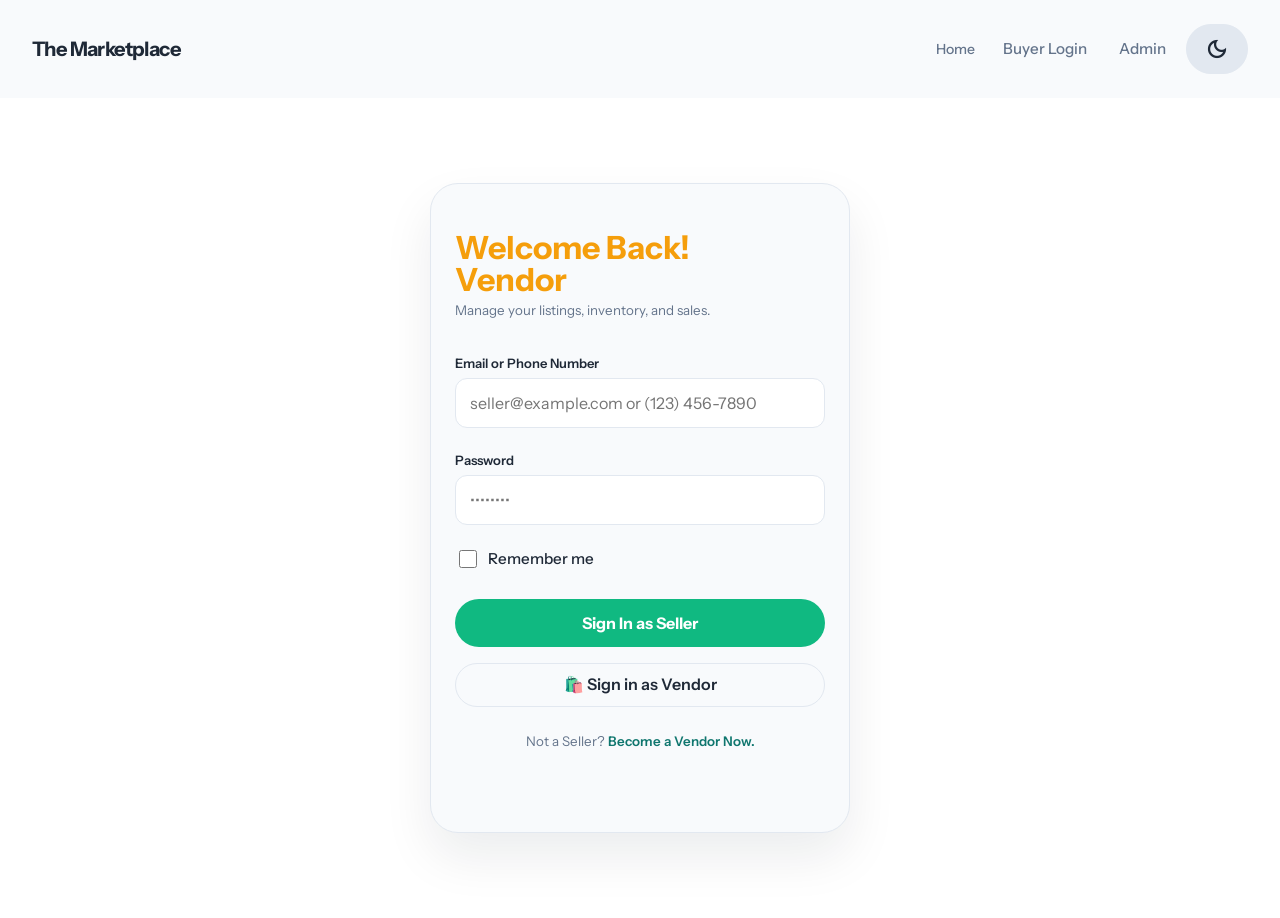
<file: seller-signin.html>
<!doctype html>
<html lang="en">
  <head>
    <meta charset="UTF-8" />
    <meta name="viewport" content="width=device-width, initial-scale=1.0" />
    <title>Seller Sign In | The Marketplace</title>
    <meta
      name="description"
      content="Sign in as a seller on The Marketplace."
    />
    <link rel="stylesheet" href="css/base.css" />
    <link
      rel="stylesheet"
      href="https://fonts.googleapis.com/css2?family=Material+Symbols+Outlined:opsz,wght,FILL,GRAD@20..48,100..700,0..1,-50..200&icon_names=arrow_forward,close,dark_mode,light_mode,menu"
    />
    <!-- <style>
      :root {
        --bg: #ffffff;
        --surface: #f8fafc;
        --surface-2: #e2e8f0;
        --primary: #0f766e;
        --primary-hover: #14b8a6;
        --primary-soft: rgba(20, 184, 166, 0.12);
        --accent: #f59e0b;
        --accent-hover: #fbbf24;
        --text: #1f2937;
        --text-muted: #64748b;
        --muted: var(--text-muted);
        --border: #e2e8f0;
        --shadow: 0 24px 50px rgba(15, 23, 42, 0.08);
        --buyer: #3b82f6;
        --seller: #10b981;
      }

      html[data-theme="dark"] {
        --bg: #0f172a;
        --surface: #1e293b;
        --surface-2: #334155;
        --primary: #14b8a6;
        --primary-hover: #2dd4bf;
        --primary-soft: rgba(20, 184, 166, 0.12);
        --accent: #f59e0b;
        --accent-hover: #fbbf24;
        --text: #f8fafc;
        --text-muted: #94a3b8;
        --muted: var(--text-muted);
        --border: #475569;
        --shadow: 0 24px 50px rgba(15, 23, 42, 0.08);
        --buyer: #3b82f6;
        --seller: #10b981;
      }

      * {
        box-sizing: border-box;
      }

      body {
        margin: 0;
        font-family:
          Inter,
          system-ui,
          -apple-system,
          BlinkMacSystemFont,
          "Segoe UI",
          sans-serif;
        background: var(--bg);
        color: var(--text);
        min-height: 100vh;
      }

      a {
        color: inherit;
        text-decoration: none;
      }

      header {
        padding: 22px 32px;
        display: flex;
        align-items: center;
        justify-content: space-between;
        background: var(--surface);
        position: sticky;
        top: 0;
        z-index: 10;
        backdrop-filter: blur(10px);
        /* border-bottom: 1px solid var(--border); */
      }

      .logo {
        font-weight: 800;
        font-size: 1.25rem;
      }

      .nav-links {
        display: flex;
        gap: 18px;
        flex-wrap: wrap;
        align-items: center;
      }

      .nav-links a {
        color: var(--muted);
        font-weight: 500;
      }

      .theme-toggle {
        border: 1px solid var(--border);
        border-radius: 999px;
        padding: 12px 18px;
        background: var(--surface-2);
        color: var(--text);
        font-weight: 600;
        cursor: pointer;
        transition:
          transform 0.2s ease,
          background 0.2s ease;
      }
    </style> -->
  </head>
  <body>
    <header>
      <a class="logo logins" href="index.html">The Marketplace</a>
      <div class="nav-body mini-close">
        <nav class="nav-links">
          <a href="index.html">Home</a>
          <a href="buyer-signin.html">Buyer Login</a>
          <a href="admin-login.html">Admin</a>
        </nav>
      </div>

      <div class="nav_controls cons">
        <span class="material-symbols-outlined menu" onclick="toggleMenu()">
          menu
        </span>
        <!-- <span class="material-symbols-outlined close"> close </span> -->
      </div>
      <button
        class="theme-toggle button material-symbols-outlined"
        type="button"
      >
        dark_mode
      </button>
    </header>
    <main class="login-container">
      <div class="auth-card">
        <!-- <div class="auth-badge">📦 Seller Portal</div> -->
        <h1>
          Welcome Back! <br />
          Vendor
        </h1>
        <p>Manage your listings, inventory, and sales.</p>

        <form id="seller-signin-form">
          <div class="form-group">
            <label for="seller-email">Email or Phone Number</label>
            <input
              type="text"
              id="seller-email"
              name="email"
              placeholder="seller@example.com or (123) 456-7890"
              required
            />
            <div class="error-message" id="email-error"></div>
          </div>

          <div class="form-group">
            <label for="seller-password">Password</label>
            <input
              type="password"
              id="seller-password"
              name="password"
              placeholder="••••••••"
              required
            />
            <div class="error-message" id="password-error"></div>
          </div>

          <div class="checkbox-group">
            <input type="checkbox" id="seller-remember" name="remember" />
            <label for="seller-remember">Remember me</label>
          </div>

          <button type="submit">Sign In as Seller</button>

          <a href="buyer-signin.html" class="back-button sec_but"
            >🛍️ Sign in as Vendor</a
          >

          <div class="bottom-links">
            <p>
              Not a Seller?
              <a href="register.html">Become a Vendor Now.</a>
            </p>
          </div>
        </form>
      </div>
    </main>

    <script>
      // Helper functions
      const isValidEmail = (email) => /^[^\s@]+@[^\s@]+\.[^\s@]+$/.test(email);
      const isValidPhone = (phone) =>
        /^[\d\s\-\(\)\+]{10,}$/.test(phone.replace(/\s/g, "")) &&
        /\d/.test(phone);

      // Form submission
      document
        .getElementById("seller-signin-form")
        .addEventListener("submit", (e) => {
          e.preventDefault();

          document.getElementById("email-error").classList.remove("show");
          document.getElementById("password-error").classList.remove("show");

          const email = document.getElementById("seller-email").value.trim();
          const password = document
            .getElementById("seller-password")
            .value.trim();

          let hasError = false;

          if (!isValidEmail(email) && !isValidPhone(email)) {
            document.getElementById("email-error").textContent =
              "Please enter a valid email or phone number";
            document.getElementById("email-error").classList.add("show");
            hasError = true;
          }

          if (password.length < 6) {
            document.getElementById("password-error").textContent =
              "Password must be at least 6 characters";
            document.getElementById("password-error").classList.add("show");
            hasError = true;
          }

          if (!hasError) {
            localStorage.setItem("user-logged-in", "true");
            localStorage.setItem("user-role", "seller");
            localStorage.setItem("user-email", email);
            const userName = isValidEmail(email)
              ? email.split("@")[0].charAt(0).toUpperCase() +
                email.split("@")[0].slice(1)
              : "Seller";
            localStorage.setItem("user-name", userName);

            window.location.href = "seller-dashboard.html";
          }
        });
    </script>
    <script src="js/base.js"></script>
  </body>
</html>
</file>
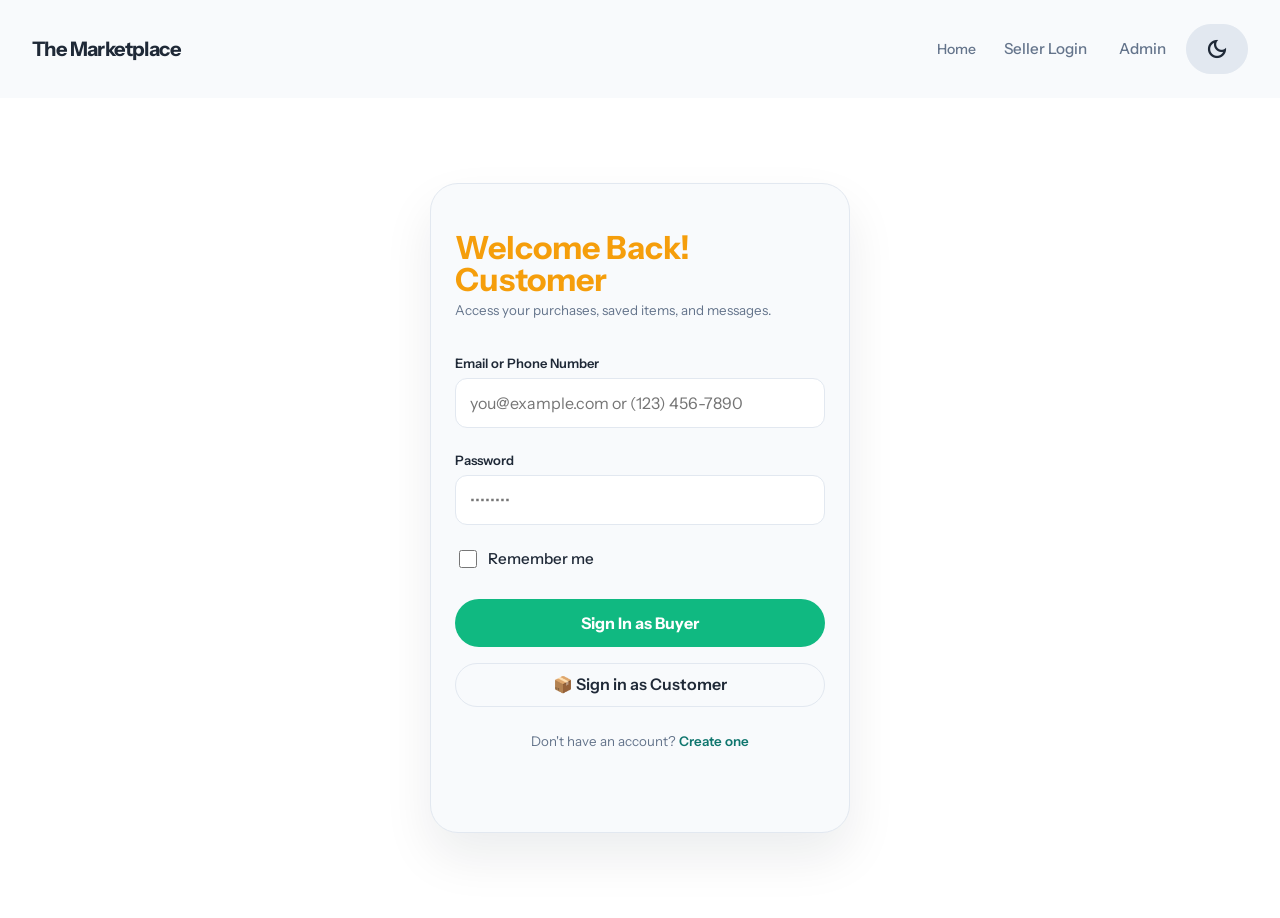
<file: sign-in.html>
<!DOCTYPE html>
<html lang="en">
<head>
  <meta charset="UTF-8" />
  <meta name="viewport" content="width=device-width, initial-scale=1.0" />
  <title>Sign In | The Marketplace</title>
  <script>
    window.location.href = 'buyer-signin.html';
  </script>
</head>
<body>
  <p>Redirecting to buyer login...</p>
</body>
</html>
      --bg: #FFFFFF;
      --surface: #F8FAFC;
      --surface-2: #E2E8F0;
      --primary: #0F766E;
      --primary-hover: #14B8A6;
      --primary-soft: rgba(20, 184, 166, 0.12);
      --accent: #F59E0B;
      --accent-hover: #FBBF24;
      --text: #1F2937;
      --text-muted: #64748B;
      --muted: var(--text-muted);
      --border: #E2E8F0;
      --shadow: 0 24px 50px rgba(15, 23, 42, 0.08);
    }

    html[data-theme="dark"] {
      --bg: #0F172A;
      --surface: #1E293B;
      --surface-2: #334155;
      --primary: #14B8A6;
      --primary-hover: #2DD4BF;
      --primary-soft: rgba(20, 184, 166, 0.12);
      --accent: #F59E0B;
      --accent-hover: #FBBF24;
      --text: #F8FAFC;
      --text-muted: #94A3B8;
      --muted: var(--text-muted);
      --border: #475569;
      --shadow: 0 24px 50px rgba(15, 23, 42, 0.08);
    }

    * {
      box-sizing: border-box;
    }

    body {
      margin: 0;
      font-family: Inter, system-ui, -apple-system, BlinkMacSystemFont, "Segoe UI", sans-serif;
      background: var(--bg);
      color: var(--text);
      min-height: 100vh;
    }

    a {
      color: inherit;
      text-decoration: none;
    }

    header {
      padding: 22px 32px;
      display: flex;
      align-items: center;
      justify-content: space-between;
      background: var(--surface);
      position: sticky;
      top: 0;
      z-index: 10;
      backdrop-filter: blur(10px);
    }

    .logo {
      font-weight: 800;
      font-size: 1.25rem;
    }

    .nav-links {
      display: flex;
      gap: 18px;
      flex-wrap: wrap;
      align-items: center;
    }

    .nav-links a {
      color: var(--muted);
      font-weight: 500;
    }

    .nav-links a:nth-last-child(-n+2) {
      font-size: 0.95rem;
      padding: 4px 4px;
    }

    .nav-links a:nth-last-child(2),
    .nav-links a:last-child {
      padding: 4px 4px;
    }

    .theme-toggle {
      border: 1px solid var(--border);
      border-radius: 999px;
      padding: 12px 18px;
      background: var(--surface-2);
      color: var(--text);
      font-weight: 600;
      cursor: pointer;
      transition: transform 0.2s ease, background 0.2s ease;
    }

    .theme-toggle:hover {
      transform: translateY(-1px);
      background: var(--surface);
    }

    .page-container {
      max-width: 960px;
      margin: 0 auto;
      padding: 72px 32px 40px;
    }

    .hero {
      display: grid;
      grid-template-columns: 1fr 1fr;
      gap: 40px;
      align-items: center;
    }

    .hero-copy h1 {
      margin: 0 0 18px;
      font-size: clamp(2.2rem, 4vw, 3.5rem);
      line-height: 1.02;
    }

    .hero-copy p {
      margin: 0 0 28px;
      color: var(--muted);
      font-size: 1.05rem;
    }

    .auth-card {
      background: var(--surface);
      border: 1px solid var(--border);
      border-radius: 28px;
      padding: 36px;
      box-shadow: var(--shadow);
    }

    .auth-card h2 {
      margin: 0 0 18px;
      font-size: 1.6rem;
    }

    .auth-card label {
      display: block;
      margin-bottom: 8px;
      font-weight: 600;
      color: var(--text);
    }

    .auth-card input {
      width: 100%;
      border: 1px solid var(--border);
      border-radius: 16px;
      padding: 16px;
      margin-bottom: 22px;
      font-size: 1rem;
      background: #fff;
      outline: none;
    }

    .auth-card button {
      width: 100%;
      padding: 16px;
      border: none;
      border-radius: 16px;
      background: var(--primary);
      color: #fff;
      font-weight: 700;
      font-size: 1rem;
      cursor: pointer;
    }

    .note-row {
      display: flex;
      justify-content: space-between;
      align-items: center;
      gap: 16px;
      margin-bottom: 24px;
      color: var(--muted);
      font-size: 0.95rem;
    }

    .hidden {
      display: none;
    }

    .reset-panel {
      display: none;
      margin-bottom: 24px;
    }

    .reset-panel.active {
      display: block;
    }

    .helper-link {
      color: var(--primary);
      font-weight: 600;
    }

    .bottom-note {
      margin-top: 24px;
      color: var(--muted);
      font-size: 0.95rem;
    }

    @media (max-width: 860px) {
      .hero {
        grid-template-columns: 1fr;
      }
    }
  </style>
</head>
<body>
  <header>
    <a class="logo" href="index.html">The Marketplace</a>
    <nav class="nav-links">
      <a href="index.html">Home</a>
      <a href="sell.html">Sell</a>
      <a href="post-free-ad.html">Post free ad</a>
      <a href="sign-in.html">Sign in</a>
      <a href="register.html">Register</a>
    </nav>
    <button class="theme-toggle" type="button">🌙 Dark</button>
  </header>

  <main class="page-container">
    <section class="hero">
      <div class="hero-copy">
        <p style="color: var(--primary); font-weight: 700; margin: 0 0 14px;">Access your account</p>
        <h1>Welcome back. Sign in to manage your listings.</h1>
        <p>Continue where you left off, update your ads, and respond to buyers from one simple dashboard experience.</p>
      </div>
      <div class="auth-card">
        <h2>Sign in</h2>
        <div class="note-row">
          <span>Secure access to your Marketplace account</span>
          <a id="forgot-password-link" class="helper-link" href="#">Forgot password?</a>
        </div>
        <div id="reset-panel" class="reset-panel">
          <p class="bottom-note">Enter the email associated with your account and we’ll send you a reset link.</p>
          <label for="reset-email">Email address</label>
          <input id="reset-email" type="email" placeholder="you@example.com" />
          <button id="reset-submit" type="button">Send reset link</button>
          <p id="reset-feedback" class="bottom-note" style="display:none;"></p>
          <p class="bottom-note">Remembered it? <a id="back-to-signin" class="helper-link" href="#">Sign in</a>.</p>
        </div>
        <div id="signin-panel">
          <label for="email">Email or Phone Number</label>
          <input id="email" name="email" type="text" placeholder="you@example.com or (123) 456-7890" />

          <label for="password">Password</label>
          <input id="password" name="password" type="password" placeholder="Enter your password" />

          <button type="button">Sign in</button>

          <p class="bottom-note">New here? <a class="helper-link" href="register.html">Create an account</a>.</p>
        </div>
      </div>
    </section>
  </main>
  <script>
    (function() {
      const root = document.documentElement;
      const button = document.querySelector('.theme-toggle');
      const savedTheme = localStorage.getItem('theme');
      const preferred = savedTheme || (window.matchMedia('(prefers-color-scheme: dark)').matches ? 'dark' : 'light');
      const setTheme = theme => {
        root.dataset.theme = theme;
        localStorage.setItem('theme', theme);
        if (!button) return;
        button.textContent = theme === 'dark' ? '☀️ Light' : '🌙 Dark';
        button.setAttribute('aria-label', `Switch to ${theme === 'dark' ? 'light' : 'dark'} mode`);
      };
      setTheme(preferred);
      if (button) {
        button.addEventListener('click', function() {
          setTheme(root.dataset.theme === 'dark' ? 'light' : 'dark');
        });
      }
    })();
  </script>
  <script>
    (function() {
      const forgotLink = document.getElementById('forgot-password-link');
      const backLink = document.getElementById('back-to-signin');
      const signinPanel = document.getElementById('signin-panel');
      const resetPanel = document.getElementById('reset-panel');
      const resetEmail = document.getElementById('reset-email');
      const resetSubmit = document.getElementById('reset-submit');
      const resetFeedback = document.getElementById('reset-feedback');

      const showReset = () => {
        signinPanel.classList.add('hidden');
        resetPanel.classList.add('active');
        resetEmail.focus();
      };

      const showSignIn = () => {
        resetPanel.classList.remove('active');
        signinPanel.classList.remove('hidden');
        resetFeedback.style.display = 'none';
        resetFeedback.textContent = '';
      };

      if (forgotLink) {
        forgotLink.addEventListener('click', function(event) {
          event.preventDefault();
          showReset();
        });
      }

      if (backLink) {
        backLink.addEventListener('click', function(event) {
          event.preventDefault();
          showSignIn();
        });
      }

      if (resetSubmit) {
        resetSubmit.addEventListener('click', function() {
          const email = resetEmail.value.trim();
          if (!email) {
            resetFeedback.textContent = 'Please enter your email address.';
            resetFeedback.style.display = 'block';
            resetFeedback.style.color = 'var(--accent)';
            return;
          }
          resetFeedback.textContent = `If an account exists for ${email}, a reset link has been sent. Check your inbox.`;
          resetFeedback.style.display = 'block';
          resetFeedback.style.color = 'var(--text)';
        });
      }

      // Sign-in button handler
      const signinButton = signinPanel.querySelector('button');
      const emailInput = document.getElementById('email');
      const passwordInput = document.getElementById('password');

      // Helper function to validate email
      const isValidEmail = (email) => {
        return /^[^\s@]+@[^\s@]+\.[^\s@]+$/.test(email);
      };

      // Helper function to validate phone number
      const isValidPhone = (phone) => {
        // Accept various phone formats: (123)456-7890, 123-456-7890, 1234567890, +1234567890, etc.
        return /^[\d\s\-\(\)\+]{10,}$/.test(phone.replace(/\s/g, '')) && /\d/.test(phone);
      };

      // Helper function to extract name from email or phone
      const extractName = (input) => {
        if (isValidEmail(input)) {
          return input.split('@')[0].charAt(0).toUpperCase() + input.split('@')[0].slice(1);
        } else if (isValidPhone(input)) {
          return 'User';
        }
        return 'User';
      };

      if (signinButton) {
        signinButton.addEventListener('click', function() {
          const input = emailInput.value.trim();
          const password = passwordInput.value.trim();

          if (!input || !password) {
            alert('Please enter both email/phone and password.');
            return;
          }

          if (!isValidEmail(input) && !isValidPhone(input)) {
            alert('Please enter a valid email address or phone number.');
            return;
          }

          if (password.length < 6) {
            alert('Password must be at least 6 characters.');
            return;
          }

          // Store user info in localStorage for demo purposes
          localStorage.setItem('user-logged-in', 'true');
          localStorage.setItem('user-email', input);
          const userName = extractName(input);
          localStorage.setItem('user-name', userName);

          // Redirect to user dashboard
          window.location.href = 'user-dashboard.html';
        });
      }
    })();
  </script>
</body>
</html>
</file>
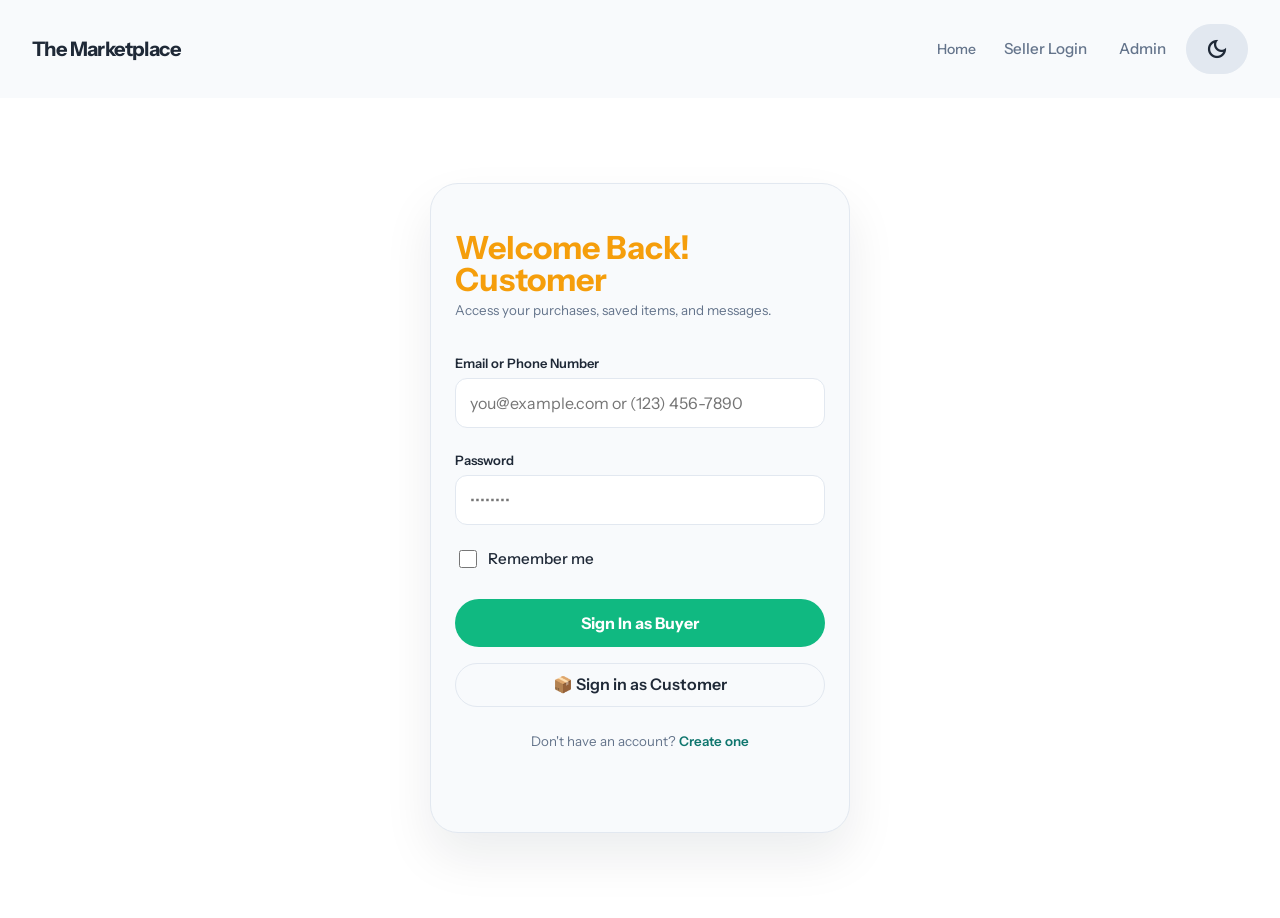
<file: user-dashboard.html>
<!DOCTYPE html>
<html lang="en">
<head>
  <meta charset="UTF-8" />
  <meta name="viewport" content="width=device-width, initial-scale=1.0" />
  <title>My Dashboard | The Marketplace</title>
  <meta name="description" content="Manage your listings, messages, and account on The Marketplace." />
  <style>
    :root {
      --bg: #FFFFFF;
      --surface: #F8FAFC;
      --surface-2: #E2E8F0;
      --primary: #0F766E;
      --primary-hover: #14B8A6;
      --primary-soft: rgba(20, 184, 166, 0.12);
      --accent: #F59E0B;
      --accent-hover: #FBBF24;
      --text: #1F2937;
      --text-muted: #64748B;
      --muted: var(--text-muted);
      --border: #E2E8F0;
      --shadow: 0 24px 50px rgba(15, 23, 42, 0.08);
      --success: #10B981;
      --warning: #F59E0B;
      --danger: #EF4444;
      --info: #3B82F6;
    }

    html[data-theme="dark"] {
      --bg: #0F172A;
      --surface: #1E293B;
      --surface-2: #334155;
      --primary: #14B8A6;
      --primary-hover: #2DD4BF;
      --primary-soft: rgba(20, 184, 166, 0.12);
      --accent: #F59E0B;
      --accent-hover: #FBBF24;
      --text: #F8FAFC;
      --text-muted: #94A3B8;
      --muted: var(--text-muted);
      --border: #475569;
      --shadow: 0 24px 50px rgba(15, 23, 42, 0.08);
      --success: #10B981;
      --warning: #F59E0B;
      --danger: #EF4444;
      --info: #3B82F6;
    }

    * {
      box-sizing: border-box;
    }

    body {
      margin: 0;
      font-family: Inter, system-ui, -apple-system, BlinkMacSystemFont, "Segoe UI", sans-serif;
      background: var(--bg);
      color: var(--text);
      min-height: 100vh;
    }

    a {
      color: inherit;
      text-decoration: none;
    }

    header {
      padding: 22px 32px;
      display: flex;
      align-items: center;
      justify-content: space-between;
      background: var(--surface);
      border-bottom: 1px solid var(--border);
    }

    .header-content {
      display: flex;
      align-items: center;
      gap: 24px;
      width: 100%;
    }

    .logo {
      font-weight: 800;
      font-size: 1.25rem;
    }

    .header-actions {
      display: flex;
      align-items: center;
      gap: 16px;
      margin-left: auto;
    }

    .theme-toggle {
      border: 1px solid var(--border);
      border-radius: 999px;
      padding: 10px 16px;
      background: var(--surface-2);
      color: var(--text);
      font-weight: 600;
      cursor: pointer;
      transition: transform 0.2s ease;
      font-size: 0.9rem;
    }

    .theme-toggle:hover {
      transform: translateY(-1px);
    }

    .user-info {
      display: flex;
      align-items: center;
      gap: 12px;
      padding: 0 16px;
      border-left: 1px solid var(--border);
    }

    .user-avatar {
      width: 36px;
      height: 36px;
      border-radius: 50%;
      background: var(--primary-soft);
      display: flex;
      align-items: center;
      justify-content: center;
      font-weight: 700;
      color: var(--primary);
    }

    .logout-btn {
      background: var(--danger);
      color: white;
      border: none;
      padding: 8px 16px;
      border-radius: 8px;
      font-weight: 600;
      cursor: pointer;
      font-size: 0.9rem;
      transition: background 0.2s ease;
    }

    .logout-btn:hover {
      background: #DC2626;
    }

    .sidebar {
      display: none;
      width: 280px;
      background: var(--surface);
      border-right: 1px solid var(--border);
      padding: 24px 0;
      position: fixed;
      left: 0;
      top: 80px;
      height: calc(100vh - 80px);
      overflow-y: auto;
    }

    .sidebar.active {
      display: block;
    }

    .sidebar-item {
      padding: 12px 24px;
      color: var(--muted);
      font-weight: 500;
      cursor: pointer;
      transition: background 0.2s ease, color 0.2s ease;
      border-left: 3px solid transparent;
    }

    .sidebar-item:hover,
    .sidebar-item.active {
      background: var(--primary-soft);
      color: var(--primary);
      border-left-color: var(--primary);
    }

    .container {
      max-width: 1200px;
      margin: 0 auto;
      padding: 40px 32px;
    }

    .page-header {
      margin-bottom: 40px;
    }

    .page-header h1 {
      margin: 0 0 8px;
      font-size: 2.2rem;
    }

    .page-header p {
      margin: 0;
      color: var(--muted);
      font-size: 1rem;
    }

    .stats-grid {
      display: grid;
      grid-template-columns: repeat(auto-fit, minmax(240px, 1fr));
      gap: 24px;
      margin-bottom: 40px;
    }

    .stat-card {
      background: var(--surface);
      border: 1px solid var(--border);
      border-radius: 16px;
      padding: 24px;
      box-shadow: 0 2px 8px rgba(0, 0, 0, 0.04);
      transition: transform 0.2s ease, box-shadow 0.2s ease;
    }

    .stat-card:hover {
      transform: translateY(-4px);
      box-shadow: 0 8px 16px rgba(0, 0, 0, 0.08);
    }

    .stat-label {
      color: var(--muted);
      font-size: 0.9rem;
      font-weight: 500;
      margin-bottom: 8px;
    }

    .stat-value {
      font-size: 2.2rem;
      font-weight: 700;
      margin-bottom: 12px;
    }

    .stat-trend {
      font-size: 0.85rem;
      font-weight: 600;
      display: inline-block;
      padding: 4px 8px;
      border-radius: 6px;
    }

    .stat-trend.up {
      background: rgba(16, 185, 129, 0.1);
      color: var(--success);
    }

    .stat-trend.down {
      background: rgba(239, 68, 68, 0.1);
      color: var(--danger);
    }

    .dashboard-grid {
      display: grid;
      grid-template-columns: 2fr 1fr;
      gap: 24px;
      margin-bottom: 24px;
    }

    .card {
      background: var(--surface);
      border: 1px solid var(--border);
      border-radius: 16px;
      padding: 24px;
      box-shadow: 0 2px 8px rgba(0, 0, 0, 0.04);
    }

    .card h2 {
      margin: 0 0 20px;
      font-size: 1.3rem;
      display: flex;
      justify-content: space-between;
      align-items: center;
    }

    .card-header-action {
      font-size: 0.9rem;
      padding: 8px 16px;
      background: var(--primary);
      color: white;
      border: none;
      border-radius: 8px;
      cursor: pointer;
      font-weight: 600;
      transition: background 0.2s ease;
    }

    .card-header-action:hover {
      background: var(--primary-hover);
    }

    .table-container {
      overflow-x: auto;
    }

    table {
      width: 100%;
      border-collapse: collapse;
    }

    thead {
      background: var(--surface-2);
    }

    th {
      text-align: left;
      padding: 12px;
      font-weight: 600;
      font-size: 0.9rem;
      color: var(--muted);
    }

    td {
      padding: 12px;
      border-bottom: 1px solid var(--border);
      font-size: 0.95rem;
    }

    tr:hover {
      background: var(--primary-soft);
    }

    .badge {
      display: inline-block;
      padding: 4px 12px;
      border-radius: 6px;
      font-size: 0.85rem;
      font-weight: 600;
    }

    .badge.active {
      background: rgba(16, 185, 129, 0.1);
      color: var(--success);
    }

    .badge.inactive {
      background: rgba(107, 114, 128, 0.1);
      color: var(--muted);
    }

    .badge.pending {
      background: rgba(245, 158, 11, 0.1);
      color: var(--warning);
    }

    .badge.sold {
      background: rgba(79, 70, 229, 0.1);
      color: var(--info);
    }

    .actions {
      display: flex;
      gap: 8px;
    }

    .action-btn {
      padding: 6px 12px;
      border: 1px solid var(--border);
      border-radius: 6px;
      background: transparent;
      color: var(--text);
      cursor: pointer;
      font-size: 0.85rem;
      font-weight: 600;
      transition: background 0.2s ease;
    }

    .action-btn:hover {
      background: var(--surface-2);
    }

    .action-btn.delete:hover {
      background: rgba(239, 68, 68, 0.1);
      color: var(--danger);
    }

    .message-item {
      display: flex;
      gap: 12px;
      padding: 12px 0;
      border-bottom: 1px solid var(--border);
    }

    .message-item:last-child {
      border-bottom: none;
    }

    .message-avatar {
      width: 40px;
      height: 40px;
      border-radius: 50%;
      background: var(--primary-soft);
      display: flex;
      align-items: center;
      justify-content: center;
      font-weight: 600;
      color: var(--primary);
      flex-shrink: 0;
    }

    .message-content {
      flex: 1;
    }

    .message-content p {
      margin: 0;
      font-weight: 500;
    }

    .message-preview {
      color: var(--muted);
      font-size: 0.85rem;
      margin-top: 4px;
    }

    .message-time {
      color: var(--muted);
      font-size: 0.85rem;
    }

    .quick-action {
      display: flex;
      gap: 12px;
      margin-top: 20px;
    }

    .quick-action a {
      flex: 1;
      padding: 14px;
      text-align: center;
      background: var(--primary);
      color: white;
      border-radius: 12px;
      font-weight: 600;
      transition: background 0.2s ease;
    }

    .quick-action a:hover {
      background: var(--primary-hover);
    }

    .quick-action a.secondary {
      background: var(--surface-2);
      color: var(--text);
    }

    .quick-action a.secondary:hover {
      background: var(--border);
    }

    @media (max-width: 1024px) {
      .dashboard-grid {
        grid-template-columns: 1fr;
      }
    }

    @media (max-width: 768px) {
      body {
        overflow-x: hidden;
      }

      header {
        padding: 18px 20px;
      }

      .container {
        padding: 24px 20px 32px;
      }

      .stats-grid {
        grid-template-columns: 1fr;
      }

      .header-content {
        flex-direction: column;
        gap: 12px;
        align-items: stretch;
      }

      .header-actions {
        width: 100%;
        justify-content: space-between;
        margin-left: 0;
        flex-wrap: wrap;
      }

      .user-info {
        border-left: none;
        border-top: 1px solid var(--border);
        padding: 12px 0 0;
        width: 100%;
        justify-content: space-between;
      }

      .logout-btn {
        width: 100%;
        margin-top: 8px;
      }

      .page-header h1 {
        font-size: 1.8rem;
      }

      .dashboard-grid {
        grid-template-columns: 1fr;
      }

      .card,
      .stat-card {
        padding: 20px;
        border-radius: 14px;
      }

      .quick-action {
        flex-direction: column;
      }

      table {
        font-size: 0.85rem;
      }

      th, td {
        padding: 8px;
      }

      .sidebar {
        width: 100%;
        top: 0;
        height: auto;
        border-right: none;
        border-bottom: 1px solid var(--border);
      }
    }

    @media (max-width: 480px) {
      .header-actions {
        flex-direction: column;
        align-items: stretch;
      }

      .theme-toggle {
        width: 100%;
      }
    }
  </style>
</head>
<body>
  <header>
    <div class="header-content">
      <a class="logo" href="index.html">The Marketplace</a>
      <div class="header-actions">
        <button class="theme-toggle" type="button">🌙 Dark</button>
        <div class="user-info">
          <div class="user-avatar" id="user-avatar">J</div>
          <div>
            <div style="font-weight: 600;" id="user-name">John Smith</div>
            <div style="font-size: 0.85rem; color: var(--muted);" id="user-email">john@example.com</div>
          </div>
          <button class="logout-btn" id="logout-btn">Logout</button>
        </div>
      </div>
    </div>
  </header>

  <main class="container">
    <!-- Page Header -->
    <div class="page-header">
      <h1>My Dashboard</h1>
      <p>Manage your listings, messages, and account settings.</p>
    </div>

    <!-- Statistics Grid -->
    <div class="stats-grid">
      <div class="stat-card">
        <div class="stat-label">Active Listings</div>
        <div class="stat-value">5</div>
        <span class="stat-trend up">↑ 2 new this week</span>
      </div>
      <div class="stat-card">
        <div class="stat-label">Total Views</div>
        <div class="stat-value">247</div>
        <span class="stat-trend up">↑ 18% this week</span>
      </div>
      <div class="stat-card">
        <div class="stat-label">Messages</div>
        <div class="stat-value">12</div>
        <span class="stat-trend down">3 unanswered</span>
      </div>
      <div class="stat-card">
        <div class="stat-label">Rating</div>
        <div class="stat-value">4.8★</div>
        <span class="stat-trend up">↑ 24 reviews</span>
      </div>
    </div>

    <!-- Main Dashboard Grid -->
    <div class="dashboard-grid">
      <!-- My Listings -->
      <div class="card">
        <h2>
          My Listings
          <a href="post-free-ad.html" class="card-header-action">+ New Listing</a>
        </h2>
        <div class="table-container">
          <table>
            <thead>
              <tr>
                <th>Title</th>
                <th>Price</th>
                <th>Status</th>
                <th>Views</th>
                <th>Actions</th>
              </tr>
            </thead>
            <tbody>
              <tr>
                <td>Vintage Leather Sofa</td>
                <td>$350</td>
                <td><span class="badge active">Active</span></td>
                <td>42</td>
                <td>
                  <div class="actions">
                    <button class="action-btn">Edit</button>
                    <button class="action-btn delete">Delete</button>
                  </div>
                </td>
              </tr>
              <tr>
                <td>Mountain Bike</td>
                <td>$450</td>
                <td><span class="badge active">Active</span></td>
                <td>68</td>
                <td>
                  <div class="actions">
                    <button class="action-btn">Edit</button>
                    <button class="action-btn delete">Delete</button>
                  </div>
                </td>
              </tr>
              <tr>
                <td>Laptop (Used)</td>
                <td>$600</td>
                <td><span class="badge sold">Sold</span></td>
                <td>156</td>
                <td>
                  <div class="actions">
                    <button class="action-btn">View</button>
                    <button class="action-btn delete">Archive</button>
                  </div>
                </td>
              </tr>
              <tr>
                <td>Garden Tools Set</td>
                <td>$80</td>
                <td><span class="badge active">Active</span></td>
                <td>23</td>
                <td>
                  <div class="actions">
                    <button class="action-btn">Edit</button>
                    <button class="action-btn delete">Delete</button>
                  </div>
                </td>
              </tr>
              <tr>
                <td>Office Chair</td>
                <td>$120</td>
                <td><span class="badge inactive">Inactive</span></td>
                <td>15</td>
                <td>
                  <div class="actions">
                    <button class="action-btn">Reactivate</button>
                    <button class="action-btn delete">Delete</button>
                  </div>
                </td>
              </tr>
            </tbody>
          </table>
        </div>
      </div>

      <!-- Recent Messages -->
      <div class="card">
        <h2>Recent Messages</h2>
        <div class="message-item">
          <div class="message-avatar">SM</div>
          <div class="message-content">
            <p>Sarah Miller</p>
            <div class="message-preview">Is this still available?</div>
          </div>
          <div class="message-time">2h ago</div>
        </div>
        <div class="message-item">
          <div class="message-avatar">MB</div>
          <div class="message-content">
            <p>Mike Brown</p>
            <div class="message-preview">Can you go lower on price?</div>
          </div>
          <div class="message-time">5h ago</div>
        </div>
        <div class="message-item">
          <div class="message-avatar">EW</div>
          <div class="message-content">
            <p>Emma Wilson</p>
            <div class="message-preview">Thanks for the quick delivery!</div>
          </div>
          <div class="message-time">1d ago</div>
        </div>
        <div class="message-item">
          <div class="message-avatar">TC</div>
          <div class="message-content">
            <p>Tom Clark</p>
            <div class="message-preview">When are you available to meet?</div>
          </div>
          <div class="message-time">2d ago</div>
        </div>
        <div class="message-item">
          <div class="message-avatar">RC</div>
          <div class="message-content">
            <p>Rachel Carter</p>
            <div class="message-preview">Great item, very happy with it</div>
          </div>
          <div class="message-time">3d ago</div>
        </div>
        <div class="quick-action" style="margin-top: 16px;">
          <a href="#messages" class="secondary">View All Messages</a>
        </div>
      </div>
    </div>

    <!-- Account Activity -->
    <div class="card" style="margin-top: 24px;">
      <h2>Account Activity</h2>
      <div class="table-container">
        <table>
          <thead>
            <tr>
              <th>Activity</th>
              <th>Date</th>
              <th>Status</th>
            </tr>
          </thead>
          <tbody>
            <tr>
              <td>Posted listing: Vintage Leather Sofa</td>
              <td>Today at 10:30 AM</td>
              <td><span class="badge active">Success</span></td>
            </tr>
            <tr>
              <td>Received message from Sarah Miller</td>
              <td>Today at 2:15 PM</td>
              <td><span class="badge active">Success</span></td>
            </tr>
            <tr>
              <td>Listing "Laptop (Used)" marked as sold</td>
              <td>Yesterday at 4:45 PM</td>
              <td><span class="badge active">Success</span></td>
            </tr>
            <tr>
              <td>Profile updated</td>
              <td>3 days ago</td>
              <td><span class="badge active">Success</span></td>
            </tr>
            <tr>
              <td>Account login from new device</td>
              <td>1 week ago</td>
              <td><span class="badge pending">Verified</span></td>
            </tr>
          </tbody>
        </table>
      </div>
    </div>

    <!-- Quick Actions -->
    <div style="margin-top: 24px; display: flex; gap: 16px; flex-wrap: wrap;">
      <a href="post-free-ad.html" class="quick-action" style="margin: 0; flex: 0 1 auto;">
        <button style="flex: 1; padding: 14px 32px; background: var(--primary); color: white; border: none; border-radius: 12px; font-weight: 600; cursor: pointer; transition: background 0.2s ease;">+ Post New Listing</button>
      </a>
      <a href="#profile" style="flex: 0 1 auto;">
        <button style="padding: 14px 32px; background: var(--surface-2); color: var(--text); border: none; border-radius: 12px; font-weight: 600; cursor: pointer; transition: background 0.2s ease;">Edit Profile</button>
      </a>
      <a href="#settings" style="flex: 0 1 auto;">
        <button style="padding: 14px 32px; background: var(--surface-2); color: var(--text); border: none; border-radius: 12px; font-weight: 600; cursor: pointer; transition: background 0.2s ease;">Settings</button>
      </a>
    </div>
  </main>

  <script>
    // Check if user is logged in
    function checkAuth() {
      if (localStorage.getItem('user-logged-in') !== 'true') {
        window.location.href = 'sign-in.html';
        return;
      }

      // Display user info
      const userName = localStorage.getItem('user-name') || 'John Smith';
      const userEmail = localStorage.getItem('user-email') || 'john@example.com';
      document.getElementById('user-name').textContent = userName;
      document.getElementById('user-email').textContent = userEmail;
      document.getElementById('user-avatar').textContent = userName.charAt(0).toUpperCase();
    }

    // Theme toggle
    const themeToggle = document.querySelector('.theme-toggle');
    const html = document.documentElement;

    const savedTheme = localStorage.getItem('theme') || 'light';
    if (savedTheme === 'dark') {
      html.setAttribute('data-theme', 'dark');
      themeToggle.textContent = '☀️ Light';
    }

    themeToggle.addEventListener('click', () => {
      const currentTheme = html.getAttribute('data-theme') || 'light';
      const newTheme = currentTheme === 'light' ? 'dark' : 'light';
      html.setAttribute('data-theme', newTheme);
      localStorage.setItem('theme', newTheme);
      themeToggle.textContent = newTheme === 'dark' ? '☀️ Light' : '🌙 Dark';
    });

    // Logout functionality
    document.getElementById('logout-btn').addEventListener('click', () => {
      localStorage.removeItem('user-logged-in');
      localStorage.removeItem('user-name');
      localStorage.removeItem('user-email');
      window.location.href = 'sign-in.html';
    });

    // Button interactions
    document.querySelectorAll('.action-btn').forEach((btn) => {
      btn.addEventListener('click', (e) => {
        e.preventDefault();
        const action = btn.textContent.trim();
        const row = btn.closest('tr');
        if (action === 'Delete' || action === 'Archive' || action === 'Remove') {
          alert(`${action}: ${row.cells[0].textContent}`);
          row.remove();
        } else if (action === 'Reactivate') {
          alert(`Reactivated: ${row.cells[0].textContent}`);
          row.querySelector('.badge').textContent = 'Active';
          row.querySelector('.badge').className = 'badge active';
        } else {
          alert(`${action} action on: ${row.cells[0].textContent}`);
        }
      });
    });

    // Message click handler
    document.querySelectorAll('.message-item').forEach((item) => {
      item.addEventListener('click', () => {
        alert('Opening message conversation...');
      });
    });

    // Initialize
    checkAuth();
  </script>
</body>
</html>
</file>
<file: css/base.css>
@import url("https://fonts.googleapis.com/css2?family=Instrument+Sans:ital,wght@0,400..700;1,400..700&display=swap");

* {
  font-family: "Instrument Sans", sans-serif;
  font-optical-sizing: auto;
  /* font-weight: weight;
  font-style: normal;
  font-variation-settings:
    "wdth" 100; */
}
html {
  scroll-behavior: smooth;
  scroll-padding-top: 80px;
}
.material-symbols-outlined {
  cursor: pointer;
  color: var(--text);
  font-variation-settings:
    "FILL" 0,
    "wght" 500,
    "GRAD" 0,
    "opsz" 24;
}
.cons {
  @media (min-width: 1128px) {
    display: none;
  }
}
:root {
  --bg: #ffffff;
  --surface: #f8fafc;
  --surface-2: #e2e8f0;
  --primary: #0f766e;
  --primary-hover: #14b8a6;
  --primary-soft: rgba(20, 184, 166, 0.12);
  --accent: #f59e0b;
  --accent-hover: #fbbf24;
  --text: #1f2937;
  --text-static: #1f2937;
  --text-muted: #64748b;
  --muted: var(--text-muted);
  --border: #e2e8f0;
  --shadow: 0 24px 50px rgba(15, 23, 42, 0.08);
  --danger: #ef4444;
  --buyer: #3b82f6;
  --seller: #10b981;
}

html[data-theme="dark"] {
  --bg: #0f172a;
  --surface: #1e293b;
  --surface-2: #334155;
  --primary: #14b8a6;
  --primary-hover: #2dd4bf;
  --primary-soft: rgba(20, 184, 166, 0.12);
  --accent: #f59e0b;
  --accent-hover: #fbbf24;
  --text: #f8fafc;
  --text-muted: #94a3b8;
  --muted: var(--text-muted);
  --border: #475569;
  --shadow: 0 24px 50px rgba(15, 23, 42, 0.08);
  --danger: #ef4444;
  --buyer: #3b82f6;
  --seller: #10b981;
}

* {
  box-sizing: border-box;
}

body {
  margin: 0;
  font-family:
    "Instrument Sans",
    system-ui,
    -apple-system,
    BlinkMacSystemFont,
    "Segoe UI",
    sans-serif;
  background: var(--bg);
  color: var(--text);
  line-height: 1.6;
}

img {
  max-width: 100%;
  display: block;
}

a {
  color: inherit;
  text-decoration: none;
}

header {
  padding: 24px 32px;
  display: flex;
  align-items: center;
  flex-wrap: wrap;
  justify-content: space-between;
  gap: 16px;
  position: sticky;
  top: 0;
  background: var(--surface);
  backdrop-filter: blur(10px);
  z-index: 10;

  @media (max-width: 1128px) {
    padding: 18px 20px;
    /* justify-content: center; */
    /* flex-direction: column; */

    .nav-body {
      display: flex;
      flex-direction: column;
      align-items: end;
      gap: 12px;
      /* position: relative; */
    }

    .nav-body nav {
      /* visibility: hidden; */
      position: absolute;
    }
  }
}

.logo {
  font-weight: 800;
  font-size: 1.25rem;
  letter-spacing: -0.03em;
  span.logo-full {
    display: inline;
  }
  span.logo-abbr {
    display: none;
  }
}

.nav-links {
  display: flex;
  gap: 24px;
  align-items: center;
  flex-wrap: wrap;

  @media (max-width: 1128px) {
    position: absolute;
    top: calc(110%);
    z-index: 10;
    right: 36px;
    background: var(--surface);
    border: 1px solid var(--border);
    border-radius: 16px;
    padding: 18px 24px;
    flex-direction: column;
    align-items: flex-start;
    gap: 12px;
    box-shadow: var(--shadow);
    min-width: min(300px, 100%);
  }
}

.nav-links a {
  color: var(--muted);
  font-weight: 500;
  font-size: 14px;

  display: inline-flex;
  transition:
    color 0.2s ease,
    transform 0.2s ease;
  &:hover {
    color: var(--text);
    transform: translate(1px);
  }
}

.nav-links a:nth-last-child(-n + 2) {
  font-size: 0.95rem;
  padding: 4px 4px;
}

.nav-links a:nth-last-child(2),
.nav-links a:last-child {
  padding: 4px 4px;
}

.nav-actions {
  display: flex;
  gap: 10px;
  align-items: center;
  flex-wrap: wrap;

  .material-symbols-outlined {
    padding: 12px 20px;
    position: relative;
    top: 2px;
  }
  .material-symbols-outlined.menu,
  .material-symbols-outlined.close {
    font-variation-settings:
      "FILL" 0,
      "wght" 400,
      "GRAD" 200,
      "opsz" 48;
  }
  .material-symbols-outlined.close {
    display: none;
  }
}

.nav-actions .button,
.hero .button {
  border: none;
  cursor: pointer;
  border-radius: 999px;
  padding: 12px 20px;
  font-weight: 600;
  transition:
    transform 0.2s ease,
    box-shadow 0.2s ease;
}

.nav-actions .button.primary,
.hero .button.primary {
  background: var(--primary);
  color: #ffffff;
  box-shadow: 0 12px 30px rgba(15, 99, 255, 0.18);
}

.nav-actions .button.secondary {
  background: transparent;
  color: var(--text);
  border: 1px solid var(--border);
}

.nav-actions .button:hover,
.hero .button:hover {
  transform: translateY(-1px);
}

.theme-toggle {
  border: 1px solid var(--border);
  border-radius: 999px;
  padding: 12px 18px;
  background: var(--surface-2);
  color: var(--text);
  font-weight: 600;
  cursor: pointer;
  transition:
    transform 0.2s ease,
    background 0.2s ease;
}

.theme-toggle:hover {
  transform: translateY(-1px);
  background: var(--surface);
}

.hero {
  display: grid;
  grid-template-columns: minmax(0, 1.1fr) minmax(300px, 0.9fr);
  gap: 32px;
  align-items: stretch;
  padding: 80px 32px 40px;
}

.hero-copy {
  max-width: 620px;
}

.hero-copy h1 {
  font-size: clamp(2.75rem, 4vw, 4rem);
  margin: 0 0 18px;
  line-height: 0.95;
}
.hero-copy > h1.reg1 {
  color: var(--accent);
}

.hero-copy p {
  margin: 0 0 28px;
  color: var(--muted);
  font-size: 1.05rem;
}

.hero-actions {
  display: flex;
  flex-wrap: wrap;
  gap: 14px;
  margin-bottom: 28px;
}

.hero-actions .button {
  flex: 0 1 auto;
}

.page-section {
  padding: 0 32px 40px;
}

.search-panel {
  background: var(--surface);
  border: 1px solid var(--border);
  border-radius: 24px;
  box-shadow: var(--shadow);
  padding: 24px;
}

.search-panel label {
  display: block;
  margin-bottom: 16px;
  color: var(--muted);
  font-size: 0.95rem;
  font-weight: 600;
}

.search-panel input,
.search-panel select {
  width: 100%;
  padding: 16px 18px;
  font-size: 1rem;
  border: 1px solid var(--border);
  border-radius: 16px;
  margin-bottom: 18px;
  outline: none;
}

.search-panel button {
  width: 100%;
  background: var(--primary);
  color: #fff;
  border-radius: 16px;
  padding: 16px;
  font-size: 1rem;
  font-weight: 700;
  border: none;
}

.categories-grid,
.listings-grid {
  display: flex;
  flex-wrap: wrap;
  gap: 20px;
}

.category-card,
.listing-card {
  background: var(--surface);
  border: 1px solid var(--border);
  border-radius: 24px;
  padding: 22px;
  flex-grow: 1;
  min-width: min(100%, 220px);
  min-height: 240px;
  box-shadow: 0 20px 40px rgba(15, 23, 42, 0.04);
}
.secondary_a {
  padding: 12px 20px;
  border-radius: 999px;
  border: 1px solid var(--border);
  background-color: var(--surface-2);
  color: var(--primary);
  font-size: small;
  font-weight: bold;
  display: flex;
  align-items: center;
  gap: 12px;
  position: relative;
  span {
    color: inherit;
    font-variation-settings:
      "FILL" 0,
      "wght" 700,
      "GRAD" -35,
      "opsz" 20;
    position: relative;
    /* top: 2px; */
    /* left: 2px; */
  }
  &:hover {
    background-color: var(--surface);
    color: var(--accent-hover);
    top: -1px;
  }
}
.category-card span,
.listing-card span {
  display: inline-flex;
  align-items: center;
  justify-content: center;
  width: 50px;
  height: 50px;
  border-radius: 16px;
  background: var(--primary-soft);
  color: var(--primary);
  font-size: 1.2rem;
  margin-bottom: 18px;
}
.listing-card span {
  font-size: small;
  font-weight: 500;
  width: fit-content;
  padding: 6px 12px;
  &:first-child {
    font-size: smaller;
    font-weight: bolder;
    /* background: var(--accent);
    color: var(--text-static); */
    border-bottom: var(--primary-soft) 1px solid;
    border: 1px solid var(--border);
    border-radius: 1000px;
  }

  &:last-child {
    font-size: smaller;
    font-weight: 600;
    background: var(--accent);
    color: var(--text-static);
  }
}

.category-card h3,
.listing-card h3 {
  margin: 0 0 10px;
  font-size: 1.05rem;
}

.category-card p,
.listing-card p {
  margin: 0;
  color: var(--muted);
  font-size: 0.95rem;
}

.featured-header,
.section-header {
  display: flex;
  align-items: center;
  justify-content: space-between;
  gap: 16px;
  margin-bottom: 18px;
}

.section-header h2 {
  margin: 0;
  font-size: 1.75rem;
}

.section-header a {
  color: var(--primary);
  font-weight: 600;
}

.listing-card {
  display: grid;
  grid-template-columns: 120px minmax(0, 1fr);
  gap: 18px;
  align-items: center;
}

.listing-card img {
  width: 120px;
  height: 100px;
  object-fit: cover;
  border-radius: 18px;
}

.listing-info {
  display: flex;
  flex-direction: column;
  gap: 10px;
}

.listing-info .meta {
  display: flex;
  justify-content: space-between;
  align-items: center;
  gap: 8px;
  color: var(--muted);
  font-size: 0.9rem;
}

.listing-info .price {
  color: var(--text);
  font-weight: 700;
  font-size: 1.1rem;
}

.badge {
  display: inline-flex;
  padding: 6px 12px;
  border-radius: 999px;
  background: #d1fae5;
  color: #047857;
  font-size: 0.8rem;
  font-weight: 700;
}

.split-grid {
  display: grid;
  gap: 24px;
  grid-template-columns: repeat(3, minmax(0, 1fr));
}

.feature-card {
  background: var(--surface);
  border: 1px solid var(--border);
  border-radius: 24px;
  padding: 26px;
  box-shadow: var(--shadow);
  min-height: 220px;
  display: flex;
  flex-direction: column;
  gap: 16px;
}

.feature-card h3 {
  margin: 0;
  font-size: 1.15rem;
}

.feature-card p {
  color: var(--muted);
  margin: 0;
  flex-grow: 1;
}

footer {
  padding: 40px 32px;
  color: var(--muted);
  display: grid;
  gap: 26px;
  background: #ffffff;
  border-top: 1px solid var(--border);
}

.footer-grid {
  display: grid;
  gap: 24px;
  grid-template-columns: repeat(4, minmax(0, 1fr));
}

.footer-grid h4 {
  margin-bottom: 14px;
  font-size: 1rem;
  color: var(--text);
}

.footer-grid a {
  display: block;
  margin-bottom: 10px;
  color: var(--muted);
  font-size: 0.95rem;
}

.hero-visual {
  position: relative;
  display: flex;
  /* place-items: center; */
  justify-content: center;
  padding: 30px;
  min-height: 420px;
  border-radius: 42px;
  overflow: hidden;
  width: min(100%, 680px);
  /* background: linear-gradient(
    180deg,
    rgba(15, 99, 255, 0.15) 0%,
    rgba(255, 255, 255, 0.95) 100%
  );*/
}

.hero-visual::before,
.hero-visual::after {
  content: "";
  position: absolute;
  inset: 0;

  mask-image: linear-gradient(to bottom, rgba(0, 0, 0, 1) 0%, transparent 50%);
}
.hero-visual::before {
  /* transform: rotate(45deg); */
  background:
    radial-gradient(
      circle at top left,
      rgba(15, 99, 255, 0.26),
      transparent 40%
    ),
    radial-gradient(
      circle at bottom right,
      rgba(79, 70, 229, 0.16),
      transparent 30%
    );
}
.hero-visual::after {
  /* transform: rotate(-45deg); */
  background: linear-gradient(
    180deg,
    rgba(15, 99, 255, 0.15) 0%,
    rgba(255, 255, 255, 0.95) 100%
  );
}

.hero-box {
  position: relative;
  z-index: 1;
  /* width: min(100%, 420px); */
  width: 100%;
  height: fit-content;
  min-height: 320px;
  padding: 30px;
  border-radius: 12px;
  background: rgba(255, 255, 255, 0.92);
  border: 1px solid rgba(243, 244, 246, 0.9);
  box-shadow: 0 40px 80px rgba(15, 23, 42, 0.08);
}

.hero-box h3 {
  margin: 0 0 12px;
  color: var(--primary);
  font-size: 1rem;
  letter-spacing: 0.03em;
}

.hero-box p {
  margin: 0 0 20px;
  color: var(--muted);
}

.hero-box .stats {
  display: grid;
  grid-template-columns: repeat(2, minmax(0, 1fr));
  gap: 16px;
}

.stat {
  background: #f8fafc;
  border-radius: 20px;
  padding: 18px;
  text-align: center;
}

.stat strong {
  display: block;
  font-size: 1.35rem;
  margin-bottom: 6px;
  /* color: var(--text);   */
  color: var(--text-static);
}

.stat span {
  color: var(--muted);
  font-size: 0.95rem;
}

@media (max-width: 960px) {
  .hero {
    display: flex;
    flex-direction: column;
    text-align: center;
    align-items: center;
  }
  .hero-actions {
    justify-content: center;
  }

  .listing-card {
    grid-template-columns: 1fr;
  }

  .hero-visual,
  .hero-box {
    min-height: auto;
  }

  .hero-visual {
    min-height: 320px;
  }
}

@media (max-width: 960px) {
  body {
    overflow-x: hidden;
  }

  header,
  .hero,
  footer,
  .page-section {
    padding-left: 20px;
    padding-right: 20px;
  }

  header {
    /* flex-direction: column; */

    align-items: center;
    padding-top: 18px;
    padding-bottom: 18px;
    justify-content: space-between;
  }
  .mini-close {
    visibility: hidden;
  }
  .logo {
    text-align: center;
    span.logo-full {
      display: none;
    }
    span.logo-abbr {
      display: inline;
    }
    width: fit-content;
  }
  .nav-body {
    width: 0;
    transition:
      visibility 0.2s ease,
      opacity 0.2s ease;
  }
  .nav-links,
  .nav-actions {
    justify-content: center;
    width: fit-content;
  }

  .nav-links {
    gap: 10px 14px;
  }

  .nav-links a {
    font-size: 0.95rem;
  }

  .nav-actions {
    flex-direction: row;
    gap: 4px;
    /* width: 100%; */
  }

  .nav-actions .button,
  .hero-actions .button,
  .hero .button {
    width: fit-content;
    text-align: center;
  }

  .hero {
    padding-top: 40px;
    padding-bottom: 24px;
  }

  .hero-copy h1 {
    font-size: clamp(2.1rem, 7vw, 2.8rem);
    line-height: 1.05;
    color: var(--accent);
  }

  .hero-copy p {
    font-size: 1rem;
  }
  /* 
  .hero-actions {
    flex-direction: column;
  } */

  .search-panel {
    padding: 18px;
    border-radius: 18px;
  }

  .search-panel input,
  .search-panel select {
    padding: 14px 16px;
  }

  .split-grid,
  .footer-grid,
  .categories-grid,
  .listings-grid {
    grid-template-columns: 1fr;
  }

  .category-card,
  .listing-card,
  .feature-card {
    padding: 18px;
    border-radius: 18px;
  }

  .listing-card img {
    width: 100%;
    height: 180px;
  }
}

@media (max-width: 480px) {
  header,
  .hero,
  footer,
  .page-section {
    padding-left: 16px;
    padding-right: 16px;
  }

  .section-header,
  .featured-header {
    flex-direction: column;
    align-items: flex-start;
  }

  .hero-box {
    padding: 22px;
  }

  .hero-box .stats {
    grid-template-columns: 1fr;
  }
}
@media (min-width: 960px) {
  .nav-links .hidden {
    display: none;
  }
}
@media (max-width: 960px) {
}

@media (max-width: 480px) {
  .nav-actions .primary {
    display: none;
  }
  .nav-actions .secondary.button {
    background: var(--primary);
    color: #ffffff;
    box-shadow: 0 12px 30px rgba(15, 99, 255, 0.18);
  }
}

/* Signins */
/* Seller Signin */

.logo.logins {
  flex-grow: 1;
  justify-content: start;
  text-align: left;
}

.theme-toggle:hover {
  transform: translateY(-1px);
  background: var(--surface);
}

.login-container {
  min-height: calc(100vh - 80px);
  display: flex;
  align-items: center;
  justify-content: center;
  padding: 32px;
}

.auth-card {
  background: var(--surface);
  border: 1px solid var(--border);
  border-radius: 28px;
  padding: 48px 24px;
  box-shadow: var(--shadow);
  max-width: 420px;
  width: 100%;

  @media (max-width: 720px) {
    &:not(.reg) {
      padding-top: 96px;
      border: none;
      background: transparent;
      box-shadow: none;
    }
  }
}

.auth-badge {
  display: inline-block;
  background: rgba(16, 185, 129, 0.1);
  color: var(--seller);
  padding: 8px 16px;
  border-radius: 8px;
  font-weight: 600;
  font-size: 0.85rem;
  margin-bottom: 24px;
}

.auth-card h1 {
  margin: 0 0 4px;
  font-size: 2rem;
  line-height: 1;
  color: var(--accent);
}

.auth-card p {
  margin: 0 0 32px;
  color: var(--muted);
  font-size: smaller;
}

.form-group {
  margin-bottom: 22px;
}

.auth-card label {
  display: block;
  margin-top: 12px;
  margin-bottom: 4px;
  font-weight: 600;
  color: var(--text);
  font-size: 0.95rem;
  font-size: small;
}

.auth-card input,
select#account-type {
  width: 100%;
  border: 1px solid var(--border);
  border-radius: 12px;
  /* border-radius: 966px; */
  padding: 14px;
  font-size: 1rem;
  background: var(--bg);
  color: var(--text);
  outline: none;
  transition: border-color 0.2s ease;
}

.auth-card input:focus,
select#account-type:focus {
  border-color: var(--primary);
}

.checkbox-group {
  display: flex;
  align-items: center;
  gap: 8px;
  margin-bottom: 28px;
}

.checkbox-group input[type="checkbox"] {
  width: 18px;
  height: 18px;
  cursor: pointer;
}

.checkbox-group label {
  margin: 0;
  font-weight: 500;
  cursor: pointer;
  font-size: 0.95rem;
}

.auth-card button {
  width: 100%;
  padding: 14px;
  border: none;
  border-radius: 12px;
  background: var(--seller);
  color: #fff;
  font-weight: 700;
  font-size: 1rem;
  cursor: pointer;
  transition:
    background 0.2s ease,
    transform 0.1s ease;

  border-radius: 999px;
}

.auth-card button:hover {
  background: #059669;
  transform: translateY(-2px);
}

.auth-card button:active {
  transform: translateY(0);
}

.error-message {
  color: #ef4444;
  font-size: 0.9rem;
  margin-top: 8px;
  display: none;
}

.error-message.show {
  display: block;
}
.sec_but,
.sec_but.back-button {
  /* background-color: var(--surface-2); */
  /* border: none; */
}
select#account-type {
  width: 100%;
  display: block;
  padding: 14px;
  margin-bottom: 24px;
  position: relative;
  appearance: none;

  &::after {
    display: block;
    position: absolute;
    z-index: 29;
    content: "";
    height: 24px;
    width: 24px;
    background-color: #831515;
    left: 14px;
    top: 14px;
  }
}

p.bottom-note {
  text-align: center;
  margin-top: 8px;
  display: block;
}

.back-button {
  display: inline-block;
  background: transparent;
  border: 1px solid var(--border);
  color: var(--text);
  padding: 8px 16px;
  border-radius: 8px;
  border-radius: 999px;
  text-align: center;
  cursor: pointer;
  font-weight: 600;
  margin-top: 16px;
  width: 100%;
  transition: background 0.2s ease;
}

.back-button:hover {
  background: var(--surface-2);
}

.bottom-links {
  margin-top: 24px;
  text-align: center;
}

.bottom-links a {
  color: var(--primary);
  font-weight: 600;
}

@media (max-width: 480px) {
  body {
    overflow-x: hidden;
  }

  header {
    padding: 18px 20px;
  }

  .login-container {
    padding: 20px;
  }

  .auth-card {
    padding: 28px 20px;
  }

  .auth-card h1 {
    font-size: 1.6rem;
  }

  .nav-links {
    flex-direction: column;
    align-items: flex-start;
  }

  .checkbox-group {
    align-items: flex-start;
  }
}
</file>
